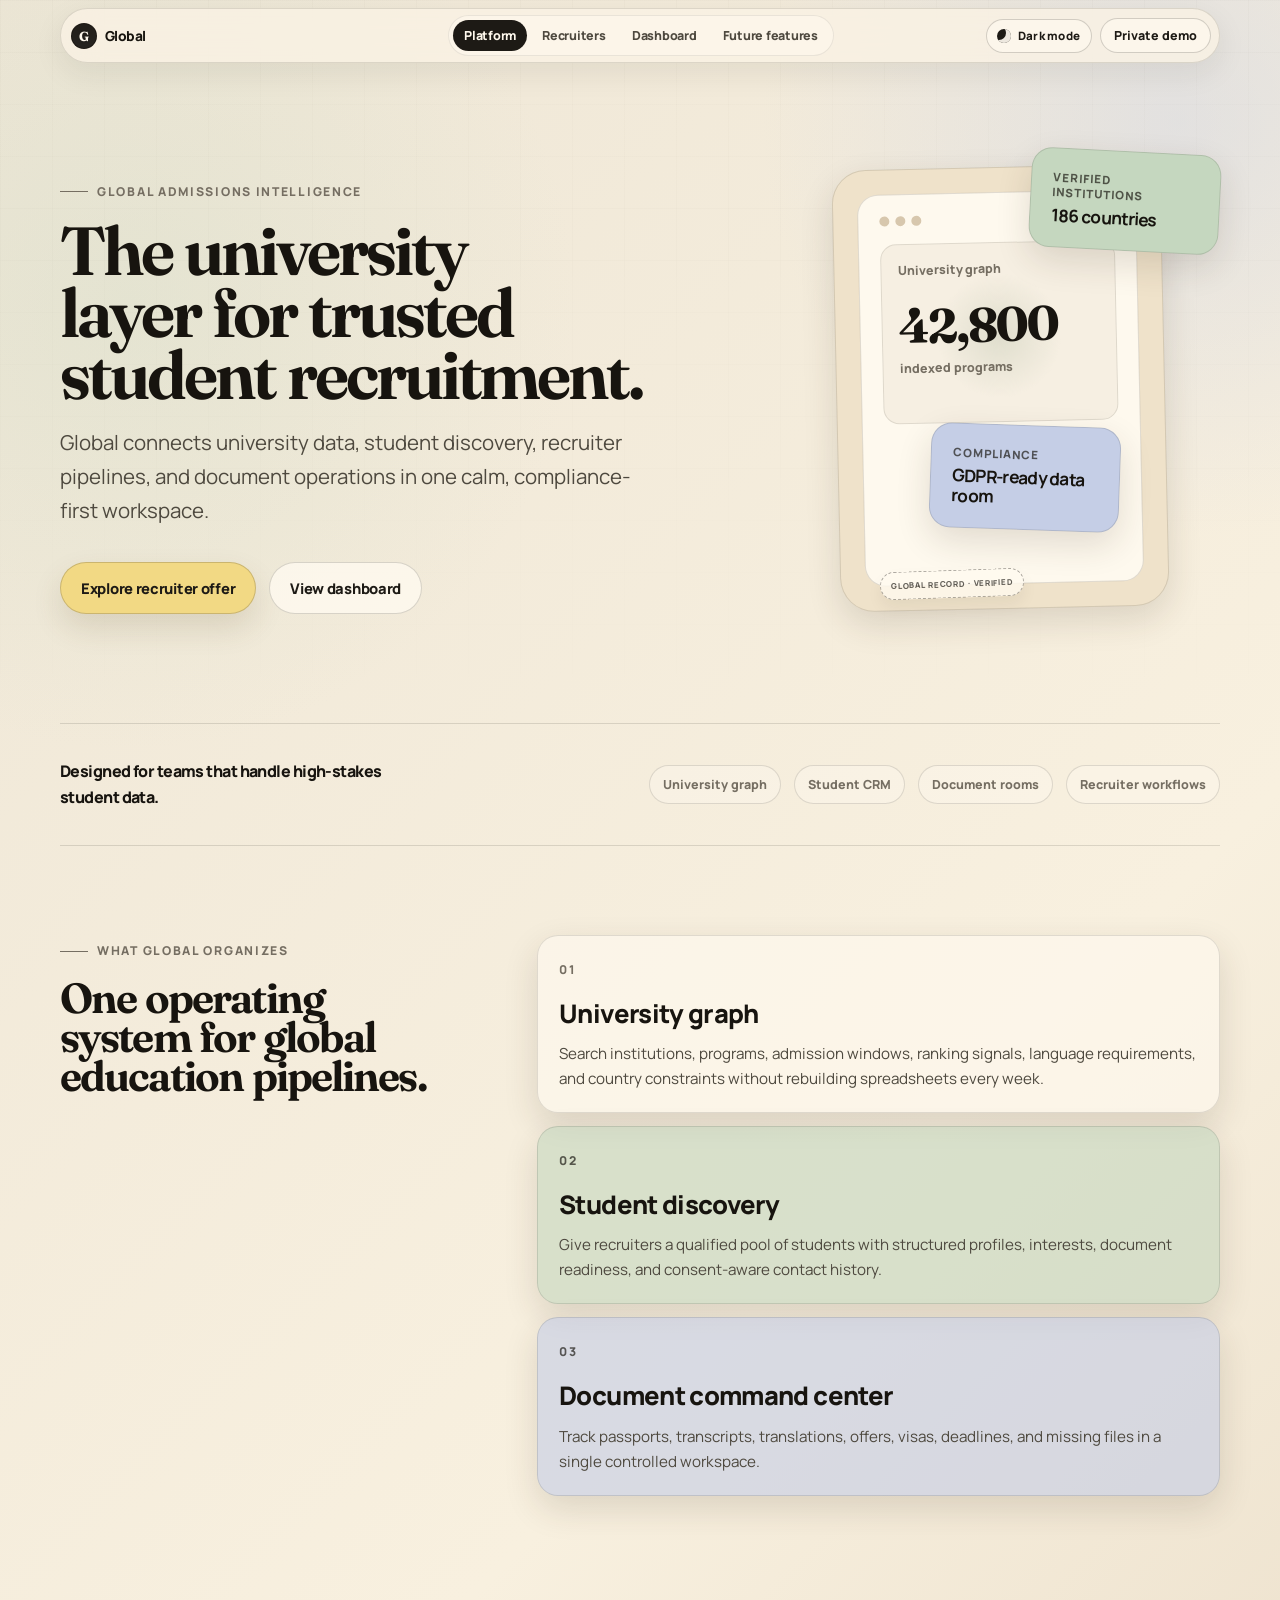
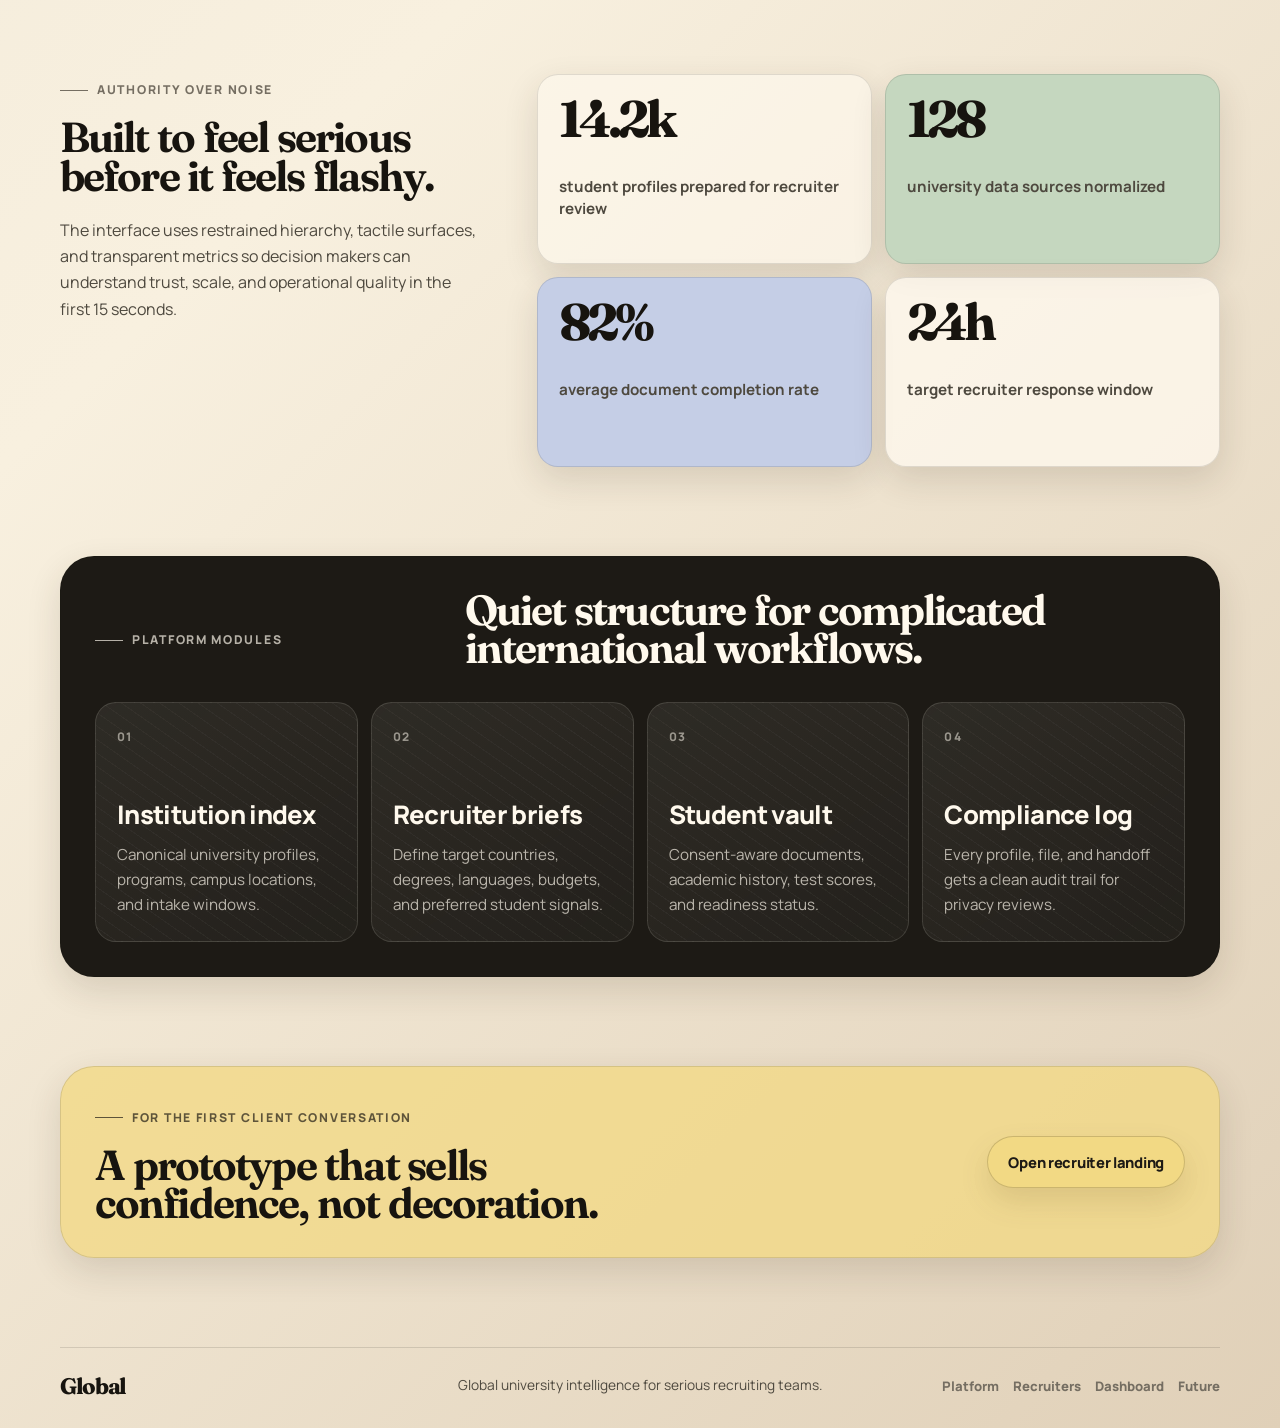
<file: index.html>
<!doctype html>
<html lang="en">
  <head>
    <meta charset="UTF-8" />
    <meta name="viewport" content="width=device-width, initial-scale=1.0" />
    <meta
      name="description"
      content="Global is a worldwide university intelligence platform for recruiters, student discovery, and document workflows."
    />
    <title>Global - University Intelligence</title>
    <link rel="preconnect" href="https://fonts.googleapis.com" />
    <link rel="preconnect" href="https://fonts.gstatic.com" crossorigin />
    <link
      href="https://fonts.googleapis.com/css2?family=Fraunces:opsz,wght@9..144,500;9..144,650;9..144,750&family=Manrope:wght@400;500;600;700;800&display=swap"
      rel="stylesheet"
    />
    <script>
      (() => {
        try {
          const storedTheme = localStorage.getItem("global-theme");
          const prefersDark = window.matchMedia("(prefers-color-scheme: dark)").matches;
          document.documentElement.dataset.theme = storedTheme || (prefersDark ? "dark" : "light");
        } catch {
          document.documentElement.dataset.theme = "light";
        }
      })();
    </script>
    <link rel="stylesheet" href="assets/styles.css?v=readability-1" />
  </head>
  <body>
    <header class="site-header" data-header>
      <a class="brand" href="index.html" aria-label="Global home">
        <span class="brand-mark">G</span>
        <span>Global</span>
      </a>
      <button class="nav-toggle" type="button" aria-label="Open navigation" data-nav-toggle>
        <span></span>
        <span></span>
      </button>
      <nav class="site-nav" data-nav>
        <a href="index.html" aria-current="page">Platform</a>
        <a href="recruiters.html">Recruiters</a>
        <a href="dashboard.html">Dashboard</a>
        <a href="future.html">Future features</a>
      </nav>
      <div class="header-actions">
        <button class="theme-toggle" type="button" data-theme-toggle aria-label="Switch to dark theme">
          <span class="theme-toggle-icon" aria-hidden="true"></span>
          <span class="theme-toggle-label" data-theme-label>Dark mode</span>
        </button>
        <a class="header-cta" href="recruiters.html">Private demo</a>
      </div>
    </header>

    <main>
      <section class="hero section-shell">
        <div class="hero-copy reveal">
          <p class="eyebrow">Global admissions intelligence</p>
          <h1>The university layer for trusted student recruitment.</h1>
          <p class="hero-text">
            Global connects university data, student discovery, recruiter pipelines, and document operations in one calm,
            compliance-first workspace.
          </p>
          <div class="hero-actions">
            <a class="button button-dark" href="recruiters.html">Explore recruiter offer</a>
            <a class="button button-light" href="dashboard.html">View dashboard</a>
          </div>
        </div>

        <div class="collage hero-collage reveal" aria-label="Decorative product preview collage">
          <div class="texture-card texture-card-large">
            <div class="mini-window">
              <div class="mini-window-bar">
                <span></span>
                <span></span>
                <span></span>
              </div>
              <div class="mini-grid">
                <div class="mini-panel wide">
                  <p>University graph</p>
                  <strong>42,800</strong>
                  <span>indexed programs</span>
                </div>
                <div class="mini-panel">
                  <p>Profiles</p>
                  <strong>8.7k</strong>
                </div>
                <div class="mini-panel">
                  <p>Docs ready</p>
                  <strong>76%</strong>
                </div>
                <div class="mini-panel list-panel">
                  <div></div>
                  <div></div>
                  <div></div>
                </div>
              </div>
            </div>
          </div>
          <div class="paper-note paper-note-green">
            <span>Verified institutions</span>
            <strong>186 countries</strong>
          </div>
          <div class="signature-stamp hero-stamp">Global record · verified</div>
          <div class="paper-note paper-note-blue">
            <span>Compliance</span>
            <strong>GDPR-ready data room</strong>
          </div>
        </div>
      </section>

      <section class="trust-strip section-shell reveal">
        <p>Designed for teams that handle high-stakes student data.</p>
        <div class="trust-items" aria-label="Platform metrics">
          <span>University graph</span>
          <span>Student CRM</span>
          <span>Document rooms</span>
          <span>Recruiter workflows</span>
        </div>
      </section>

      <section class="section-shell split-section">
        <div class="section-heading reveal">
          <p class="eyebrow">What Global organizes</p>
          <h2>One operating system for global education pipelines.</h2>
        </div>
        <div class="feature-stack">
          <article class="feature-card reveal">
            <span class="feature-index">01</span>
            <h3>University graph</h3>
            <p>
              Search institutions, programs, admission windows, ranking signals, language requirements, and country
              constraints without rebuilding spreadsheets every week.
            </p>
          </article>
          <article class="feature-card reveal">
            <span class="feature-index">02</span>
            <h3>Student discovery</h3>
            <p>
              Give recruiters a qualified pool of students with structured profiles, interests, document readiness, and
              consent-aware contact history.
            </p>
          </article>
          <article class="feature-card reveal">
            <span class="feature-index">03</span>
            <h3>Document command center</h3>
            <p>
              Track passports, transcripts, translations, offers, visas, deadlines, and missing files in a single
              controlled workspace.
            </p>
          </article>
        </div>
      </section>

      <section class="section-shell proof-section">
        <div class="proof-copy reveal">
          <p class="eyebrow">Authority over noise</p>
          <h2>Built to feel serious before it feels flashy.</h2>
          <p>
            The interface uses restrained hierarchy, tactile surfaces, and transparent metrics so decision makers can
            understand trust, scale, and operational quality in the first 15 seconds.
          </p>
        </div>
        <div class="proof-grid reveal">
          <div class="stat-card">
            <strong>14.2k</strong>
            <span>student profiles prepared for recruiter review</span>
          </div>
          <div class="stat-card">
            <strong>128</strong>
            <span>university data sources normalized</span>
          </div>
          <div class="stat-card">
            <strong>82%</strong>
            <span>average document completion rate</span>
          </div>
          <div class="stat-card">
            <strong>24h</strong>
            <span>target recruiter response window</span>
          </div>
        </div>
      </section>

      <section class="section-shell product-panel reveal">
        <div class="panel-header">
          <p class="eyebrow">Platform modules</p>
          <h2>Quiet structure for complicated international workflows.</h2>
        </div>
        <div class="module-grid">
          <article>
            <span>01</span>
            <h3>Institution index</h3>
            <p>Canonical university profiles, programs, campus locations, and intake windows.</p>
          </article>
          <article>
            <span>02</span>
            <h3>Recruiter briefs</h3>
            <p>Define target countries, degrees, languages, budgets, and preferred student signals.</p>
          </article>
          <article>
            <span>03</span>
            <h3>Student vault</h3>
            <p>Consent-aware documents, academic history, test scores, and readiness status.</p>
          </article>
          <article>
            <span>04</span>
            <h3>Compliance log</h3>
            <p>Every profile, file, and handoff gets a clean audit trail for privacy reviews.</p>
          </article>
        </div>
      </section>

      <section class="section-shell cta-band reveal">
        <div>
          <p class="eyebrow">For the first client conversation</p>
          <h2>A prototype that sells confidence, not decoration.</h2>
        </div>
        <a class="button button-dark" href="recruiters.html">Open recruiter landing</a>
      </section>
    </main>

    <footer class="site-footer">
      <a class="footer-brand" href="index.html">Global</a>
      <p>Global university intelligence for serious recruiting teams.</p>
      <nav>
        <a href="index.html">Platform</a>
        <a href="recruiters.html">Recruiters</a>
        <a href="dashboard.html">Dashboard</a>
        <a href="future.html">Future</a>
      </nav>
    </footer>
    <script src="assets/script.js?v=dashboard-nav-1"></script>
  </body>
</html>
</file>
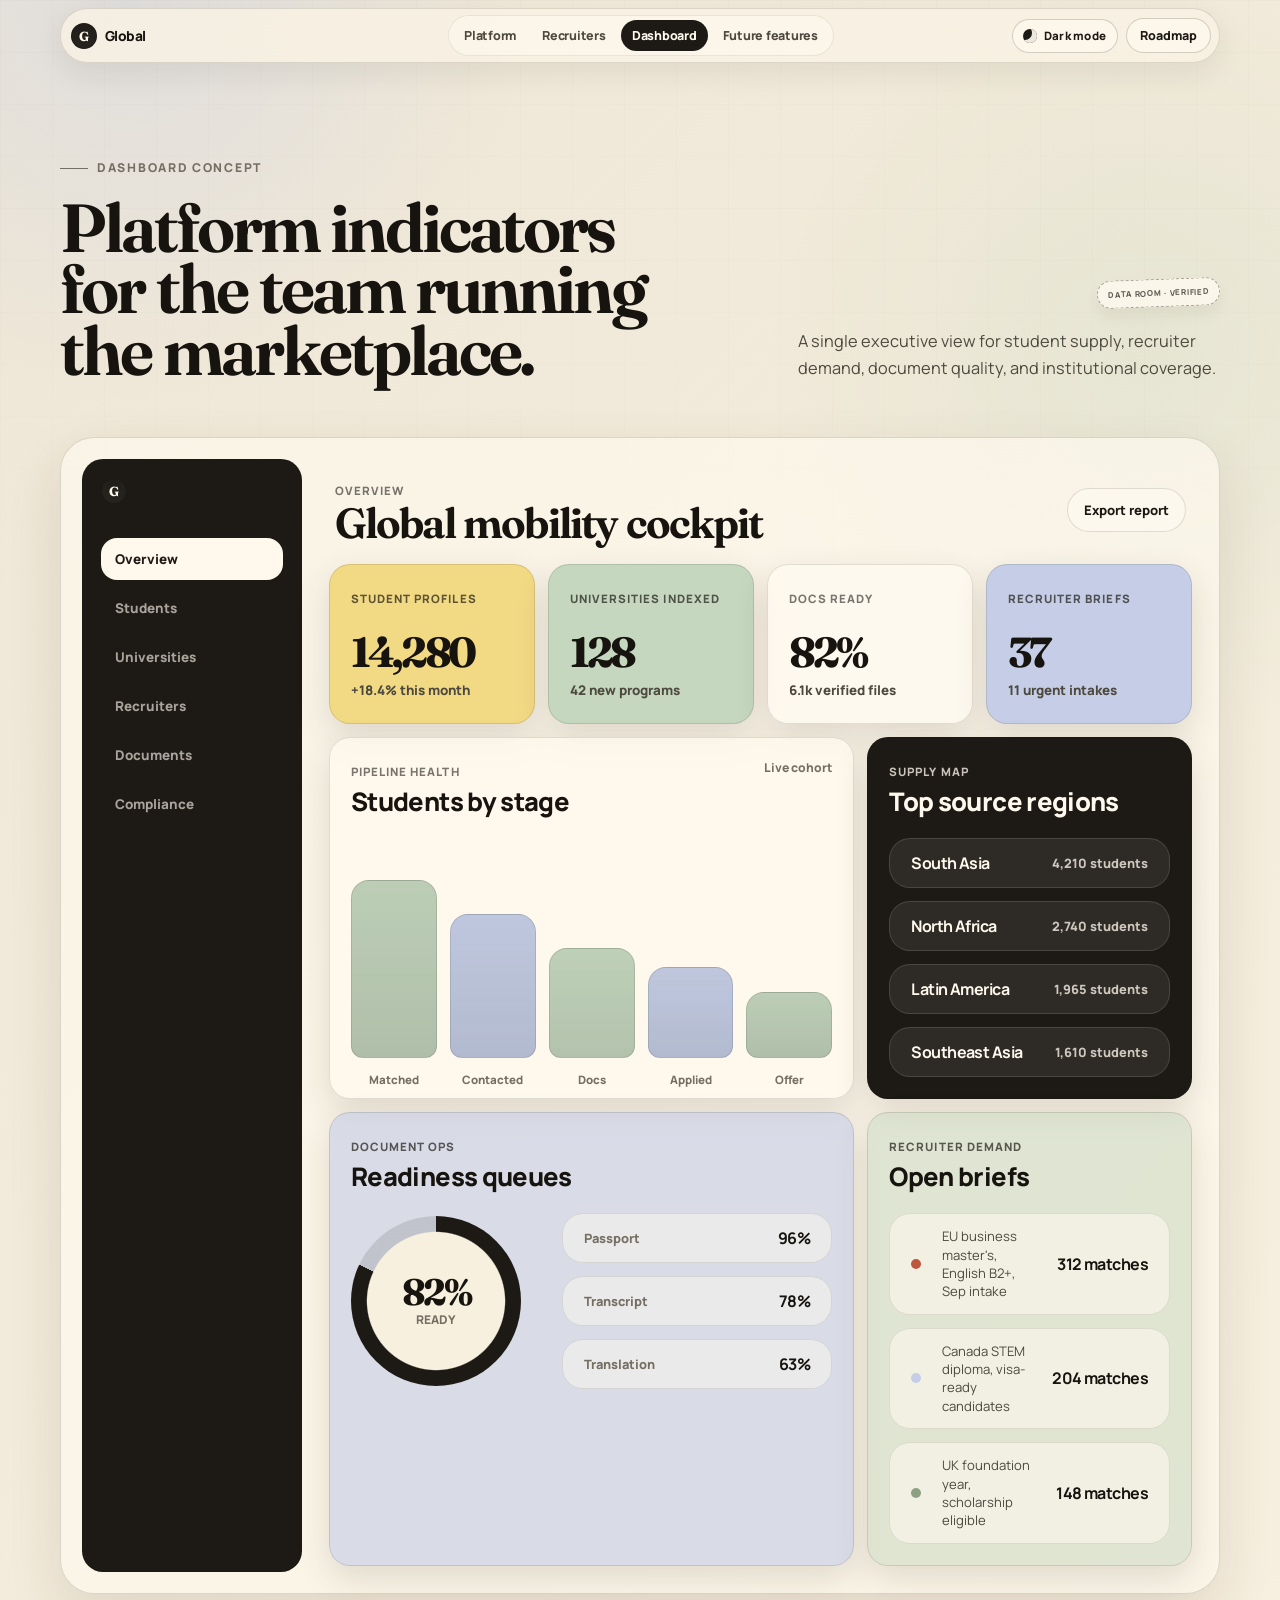
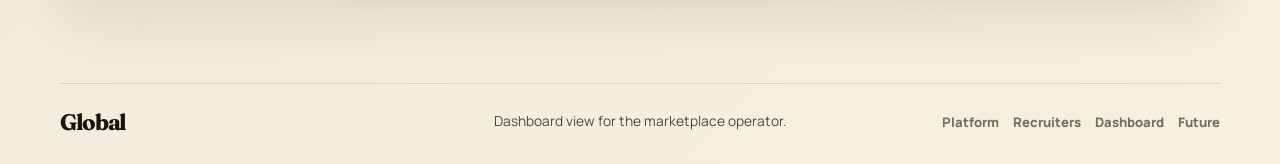
<file: dashboard.html>
<!doctype html>
<html lang="en">
  <head>
    <meta charset="UTF-8" />
    <meta name="viewport" content="width=device-width, initial-scale=1.0" />
    <meta
      name="description"
      content="A visual dashboard concept for Global platform metrics, student pipelines, document readiness, and recruiter demand."
    />
    <title>Global - Platform Dashboard</title>
    <link rel="preconnect" href="https://fonts.googleapis.com" />
    <link rel="preconnect" href="https://fonts.gstatic.com" crossorigin />
    <link
      href="https://fonts.googleapis.com/css2?family=Fraunces:opsz,wght@9..144,500;9..144,650;9..144,750&family=Manrope:wght@400;500;600;700;800&display=swap"
      rel="stylesheet"
    />
    <script>
      (() => {
        try {
          const storedTheme = localStorage.getItem("global-theme");
          const prefersDark = window.matchMedia("(prefers-color-scheme: dark)").matches;
          document.documentElement.dataset.theme = storedTheme || (prefersDark ? "dark" : "light");
        } catch {
          document.documentElement.dataset.theme = "light";
        }
      })();
    </script>
    <link rel="stylesheet" href="assets/styles.css?v=readability-1" />
  </head>
  <body class="dashboard-body">
    <header class="site-header" data-header>
      <a class="brand" href="index.html" aria-label="Global home">
        <span class="brand-mark">G</span>
        <span>Global</span>
      </a>
      <button class="nav-toggle" type="button" aria-label="Open navigation" data-nav-toggle>
        <span></span>
        <span></span>
      </button>
      <nav class="site-nav" data-nav>
        <a href="index.html">Platform</a>
        <a href="recruiters.html">Recruiters</a>
        <a href="dashboard.html" aria-current="page">Dashboard</a>
        <a href="future.html">Future features</a>
      </nav>
      <div class="header-actions">
        <button class="theme-toggle" type="button" data-theme-toggle aria-label="Switch to dark theme">
          <span class="theme-toggle-icon" aria-hidden="true"></span>
          <span class="theme-toggle-label" data-theme-label>Dark mode</span>
        </button>
        <a class="header-cta" href="future.html">Roadmap</a>
      </div>
    </header>

    <main>
      <section class="section-shell dashboard-intro">
        <div class="dashboard-title reveal">
          <p class="eyebrow">Dashboard concept</p>
          <h1>Platform indicators for the team running the marketplace.</h1>
        </div>
        <div class="dashboard-side reveal">
          <div class="signature-stamp intro-stamp">Data room · verified</div>
          <p class="dashboard-note">
            A single executive view for student supply, recruiter demand, document quality, and institutional coverage.
          </p>
        </div>
      </section>

      <section class="dashboard-shell section-shell reveal" aria-label="Global dashboard mockup">
        <aside class="dashboard-sidebar">
          <div class="dash-logo">G</div>
          <nav>
            <a class="active" href="#">Overview</a>
            <a href="#">Students</a>
            <a href="#">Universities</a>
            <a href="#">Recruiters</a>
            <a href="#">Documents</a>
            <a href="#">Compliance</a>
          </nav>
        </aside>

        <div class="dashboard-main">
          <div class="dashboard-topbar">
            <div>
              <span>Overview</span>
              <h2>Global mobility cockpit</h2>
            </div>
            <button type="button">Export report</button>
          </div>

          <div class="kpi-grid">
            <article class="kpi-card paper-yellow">
              <span>Student profiles</span>
              <strong>14,280</strong>
              <small>+18.4% this month</small>
            </article>
            <article class="kpi-card paper-green">
              <span>Universities indexed</span>
              <strong>128</strong>
              <small>42 new programs</small>
            </article>
            <article class="kpi-card paper-peach">
              <span>Docs ready</span>
              <strong>82%</strong>
              <small>6.1k verified files</small>
            </article>
            <article class="kpi-card paper-blue">
              <span>Recruiter briefs</span>
              <strong>37</strong>
              <small>11 urgent intakes</small>
            </article>
          </div>

          <div class="dashboard-grid">
            <article class="dash-panel chart-panel">
              <div class="panel-title">
                <div>
                  <span>Pipeline health</span>
                  <h3>Students by stage</h3>
                </div>
                <small>Live cohort</small>
              </div>
              <div class="bar-chart" aria-label="Students by stage bar chart">
                <div style="--height: 84%"><span>Matched</span></div>
                <div style="--height: 68%"><span>Contacted</span></div>
                <div style="--height: 52%"><span>Docs</span></div>
                <div style="--height: 43%"><span>Applied</span></div>
                <div style="--height: 31%"><span>Offer</span></div>
              </div>
            </article>

            <article class="dash-panel map-panel">
              <div class="panel-title">
                <div>
                  <span>Supply map</span>
                  <h3>Top source regions</h3>
                </div>
              </div>
              <div class="region-list">
                <div>
                  <strong>South Asia</strong>
                  <span>4,210 students</span>
                </div>
                <div>
                  <strong>North Africa</strong>
                  <span>2,740 students</span>
                </div>
                <div>
                  <strong>Latin America</strong>
                  <span>1,965 students</span>
                </div>
                <div>
                  <strong>Southeast Asia</strong>
                  <span>1,610 students</span>
                </div>
              </div>
            </article>

            <article class="dash-panel document-panel">
              <div class="panel-title">
                <div>
                  <span>Document ops</span>
                  <h3>Readiness queues</h3>
                </div>
              </div>
              <div class="doc-rings">
                <div class="ring" style="--value: 82">
                  <strong>82%</strong>
                  <span>Ready</span>
                </div>
                <div class="doc-queue">
                  <div><span>Passport</span><strong>96%</strong></div>
                  <div><span>Transcript</span><strong>78%</strong></div>
                  <div><span>Translation</span><strong>63%</strong></div>
                </div>
              </div>
            </article>

            <article class="dash-panel demand-panel">
              <div class="panel-title">
                <div>
                  <span>Recruiter demand</span>
                  <h3>Open briefs</h3>
                </div>
              </div>
              <div class="brief-list">
                <div>
                  <span class="status-dot hot"></span>
                  <p>EU business master's, English B2+, Sep intake</p>
                  <strong>312 matches</strong>
                </div>
                <div>
                  <span class="status-dot"></span>
                  <p>Canada STEM diploma, visa-ready candidates</p>
                  <strong>204 matches</strong>
                </div>
                <div>
                  <span class="status-dot calm"></span>
                  <p>UK foundation year, scholarship eligible</p>
                  <strong>148 matches</strong>
                </div>
              </div>
            </article>
          </div>
        </div>
      </section>
    </main>

    <footer class="site-footer">
      <a class="footer-brand" href="index.html">Global</a>
      <p>Dashboard view for the marketplace operator.</p>
      <nav>
        <a href="index.html">Platform</a>
        <a href="recruiters.html">Recruiters</a>
        <a href="dashboard.html">Dashboard</a>
        <a href="future.html">Future</a>
      </nav>
    </footer>
    <script src="assets/script.js?v=dashboard-nav-1"></script>
  </body>
</html>
</file>
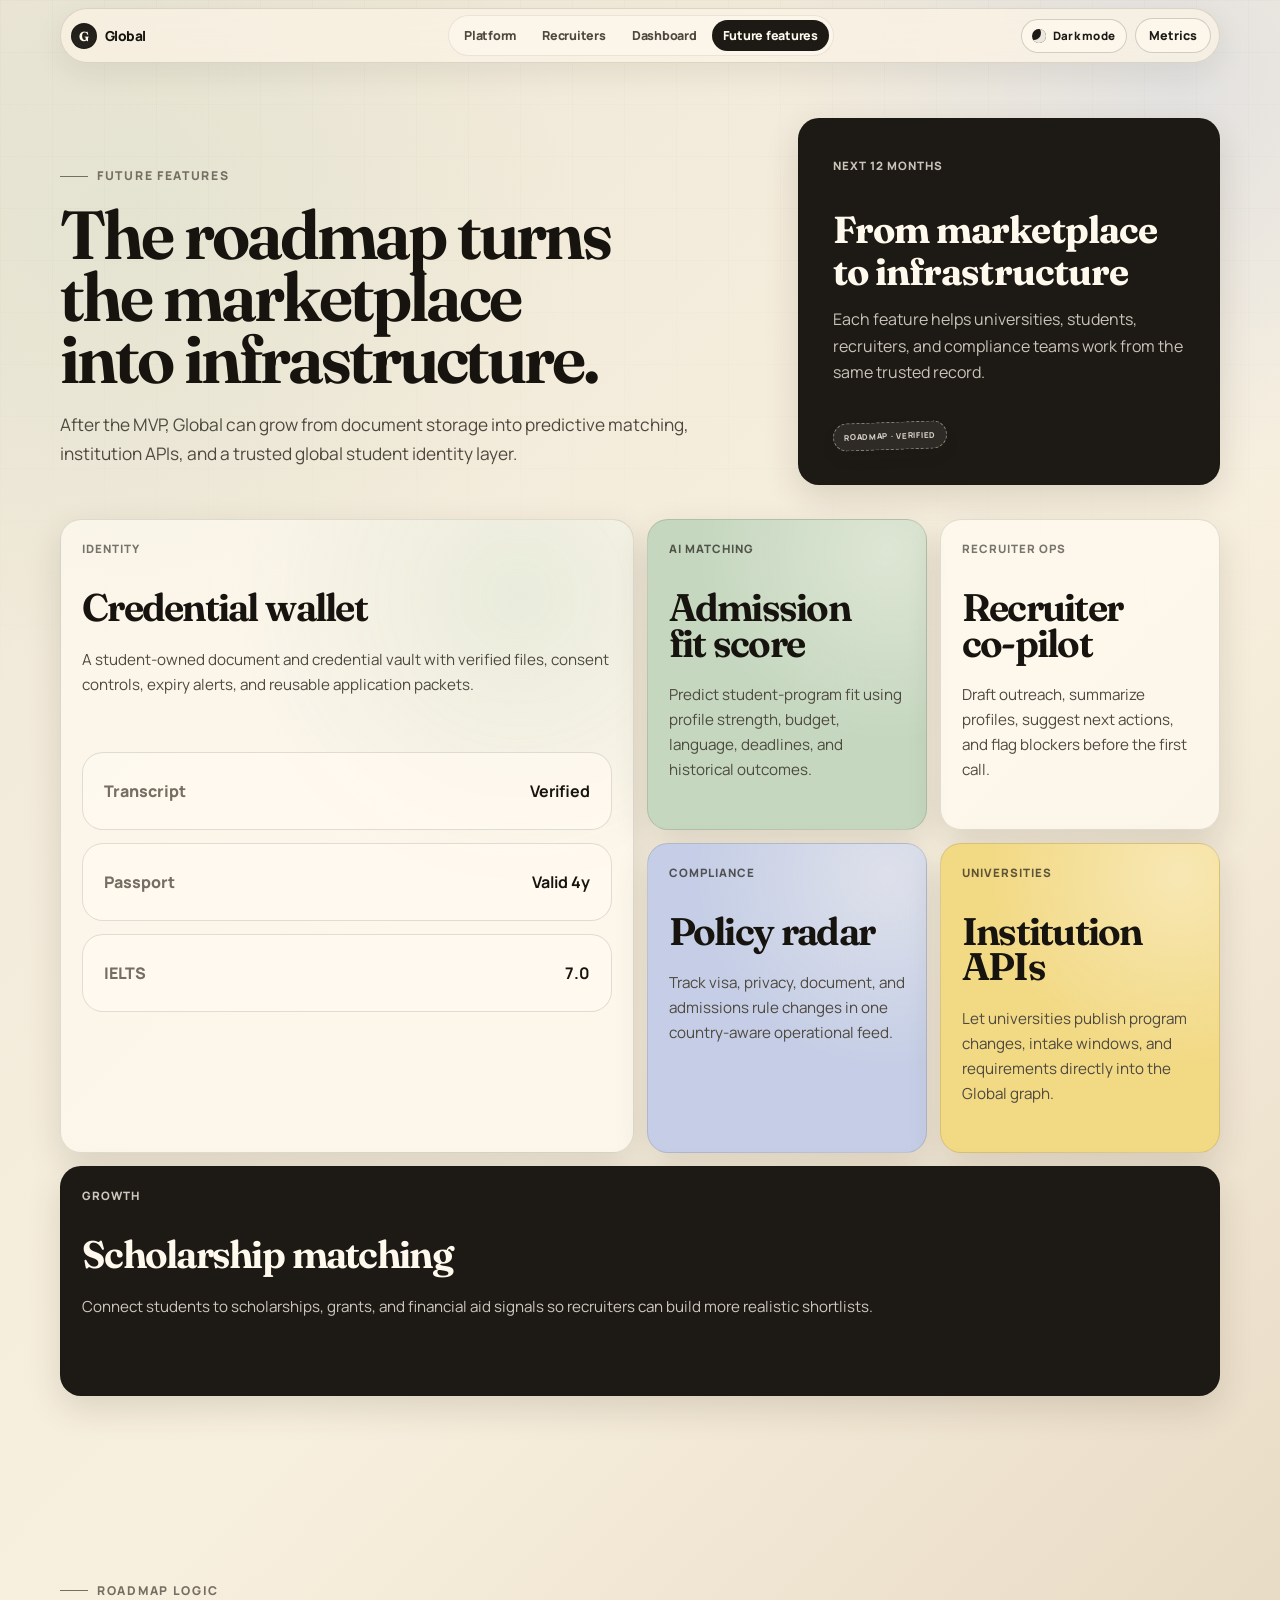
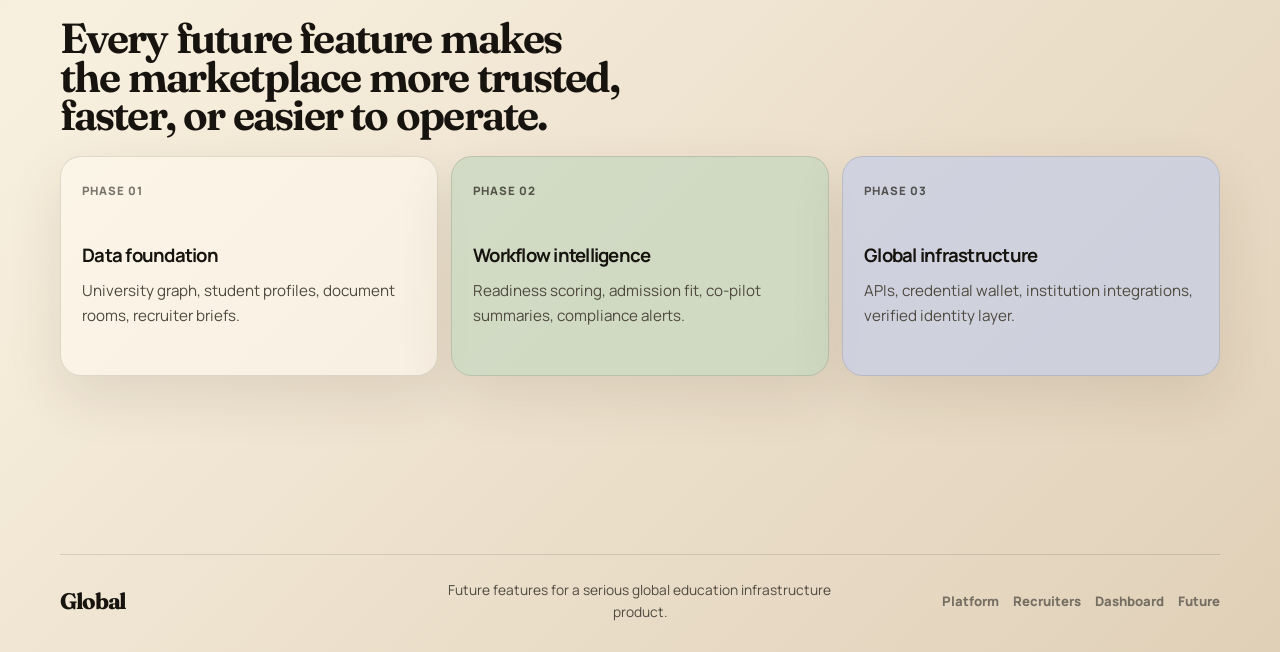
<file: future.html>
<!doctype html>
<html lang="en">
  <head>
    <meta charset="UTF-8" />
    <meta name="viewport" content="width=device-width, initial-scale=1.0" />
    <meta
      name="description"
      content="Future product features concept for Global, including credential wallets, AI matching, compliance tracking, and university APIs."
    />
    <title>Global - Future Features</title>
    <link rel="preconnect" href="https://fonts.googleapis.com" />
    <link rel="preconnect" href="https://fonts.gstatic.com" crossorigin />
    <link
      href="https://fonts.googleapis.com/css2?family=Fraunces:opsz,wght@9..144,500;9..144,650;9..144,750&family=Manrope:wght@400;500;600;700;800&display=swap"
      rel="stylesheet"
    />
    <script>
      (() => {
        try {
          const storedTheme = localStorage.getItem("global-theme");
          const prefersDark = window.matchMedia("(prefers-color-scheme: dark)").matches;
          document.documentElement.dataset.theme = storedTheme || (prefersDark ? "dark" : "light");
        } catch {
          document.documentElement.dataset.theme = "light";
        }
      })();
    </script>
    <link rel="stylesheet" href="assets/styles.css?v=readability-1" />
  </head>
  <body>
    <header class="site-header" data-header>
      <a class="brand" href="index.html" aria-label="Global home">
        <span class="brand-mark">G</span>
        <span>Global</span>
      </a>
      <button class="nav-toggle" type="button" aria-label="Open navigation" data-nav-toggle>
        <span></span>
        <span></span>
      </button>
      <nav class="site-nav" data-nav>
        <a href="index.html">Platform</a>
        <a href="recruiters.html">Recruiters</a>
        <a href="dashboard.html">Dashboard</a>
        <a href="future.html" aria-current="page">Future features</a>
      </nav>
      <div class="header-actions">
        <button class="theme-toggle" type="button" data-theme-toggle aria-label="Switch to dark theme">
          <span class="theme-toggle-icon" aria-hidden="true"></span>
          <span class="theme-toggle-label" data-theme-label>Dark mode</span>
        </button>
        <a class="header-cta" href="dashboard.html">Metrics</a>
      </div>
    </header>

    <main>
      <section class="future-hero section-shell">
        <div class="future-copy reveal">
          <p class="eyebrow">Future features</p>
          <h1>The roadmap turns the marketplace into infrastructure.</h1>
          <p>
            After the MVP, Global can grow from document storage into predictive matching, institution APIs, and a
            trusted global student identity layer.
          </p>
        </div>
        <div class="roadmap-card reveal">
          <span>Next 12 months</span>
          <strong>From marketplace to infrastructure</strong>
          <p>Each feature helps universities, students, recruiters, and compliance teams work from the same trusted record.</p>
          <div class="signature-stamp signature-stamp-dark roadmap-stamp">Roadmap · verified</div>
        </div>
      </section>

      <section class="section-shell future-board reveal" aria-label="Future features board">
        <article class="future-feature feature-large">
          <div class="feature-label">Identity</div>
          <h2>Credential wallet</h2>
          <p>
            A student-owned document and credential vault with verified files, consent controls, expiry alerts, and
            reusable application packets.
          </p>
          <div class="wallet-preview">
            <div>
              <span>Transcript</span>
              <strong>Verified</strong>
            </div>
            <div>
              <span>Passport</span>
              <strong>Valid 4y</strong>
            </div>
            <div>
              <span>IELTS</span>
              <strong>7.0</strong>
            </div>
          </div>
        </article>

        <article class="future-feature paper-green">
          <div class="feature-label">AI matching</div>
          <h2>Admission fit score</h2>
          <p>Predict student-program fit using profile strength, budget, language, deadlines, and historical outcomes.</p>
        </article>

        <article class="future-feature paper-peach">
          <div class="feature-label">Recruiter ops</div>
          <h2>Recruiter co-pilot</h2>
          <p>Draft outreach, summarize profiles, suggest next actions, and flag blockers before the first call.</p>
        </article>

        <article class="future-feature paper-blue">
          <div class="feature-label">Compliance</div>
          <h2>Policy radar</h2>
          <p>Track visa, privacy, document, and admissions rule changes in one country-aware operational feed.</p>
        </article>

        <article class="future-feature paper-yellow">
          <div class="feature-label">Universities</div>
          <h2>Institution APIs</h2>
          <p>Let universities publish program changes, intake windows, and requirements directly into the Global graph.</p>
        </article>

        <article class="future-feature feature-dark">
          <div class="feature-label">Growth</div>
          <h2>Scholarship matching</h2>
          <p>
            Connect students to scholarships, grants, and financial aid signals so recruiters can build more realistic
            shortlists.
          </p>
        </article>
      </section>

      <section class="section-shell timeline-section">
        <div class="section-heading reveal">
          <p class="eyebrow">Roadmap logic</p>
          <h2>Every future feature makes the marketplace more trusted, faster, or easier to operate.</h2>
        </div>
        <div class="timeline reveal">
          <div>
            <span>Phase 01</span>
            <strong>Data foundation</strong>
            <p>University graph, student profiles, document rooms, recruiter briefs.</p>
          </div>
          <div>
            <span>Phase 02</span>
            <strong>Workflow intelligence</strong>
            <p>Readiness scoring, admission fit, co-pilot summaries, compliance alerts.</p>
          </div>
          <div>
            <span>Phase 03</span>
            <strong>Global infrastructure</strong>
            <p>APIs, credential wallet, institution integrations, verified identity layer.</p>
          </div>
        </div>
      </section>
    </main>

    <footer class="site-footer">
      <a class="footer-brand" href="index.html">Global</a>
      <p>Future features for a serious global education infrastructure product.</p>
      <nav>
        <a href="index.html">Platform</a>
        <a href="recruiters.html">Recruiters</a>
        <a href="dashboard.html">Dashboard</a>
        <a href="future.html">Future</a>
      </nav>
    </footer>
    <script src="assets/script.js?v=dashboard-nav-1"></script>
  </body>
</html>
</file>
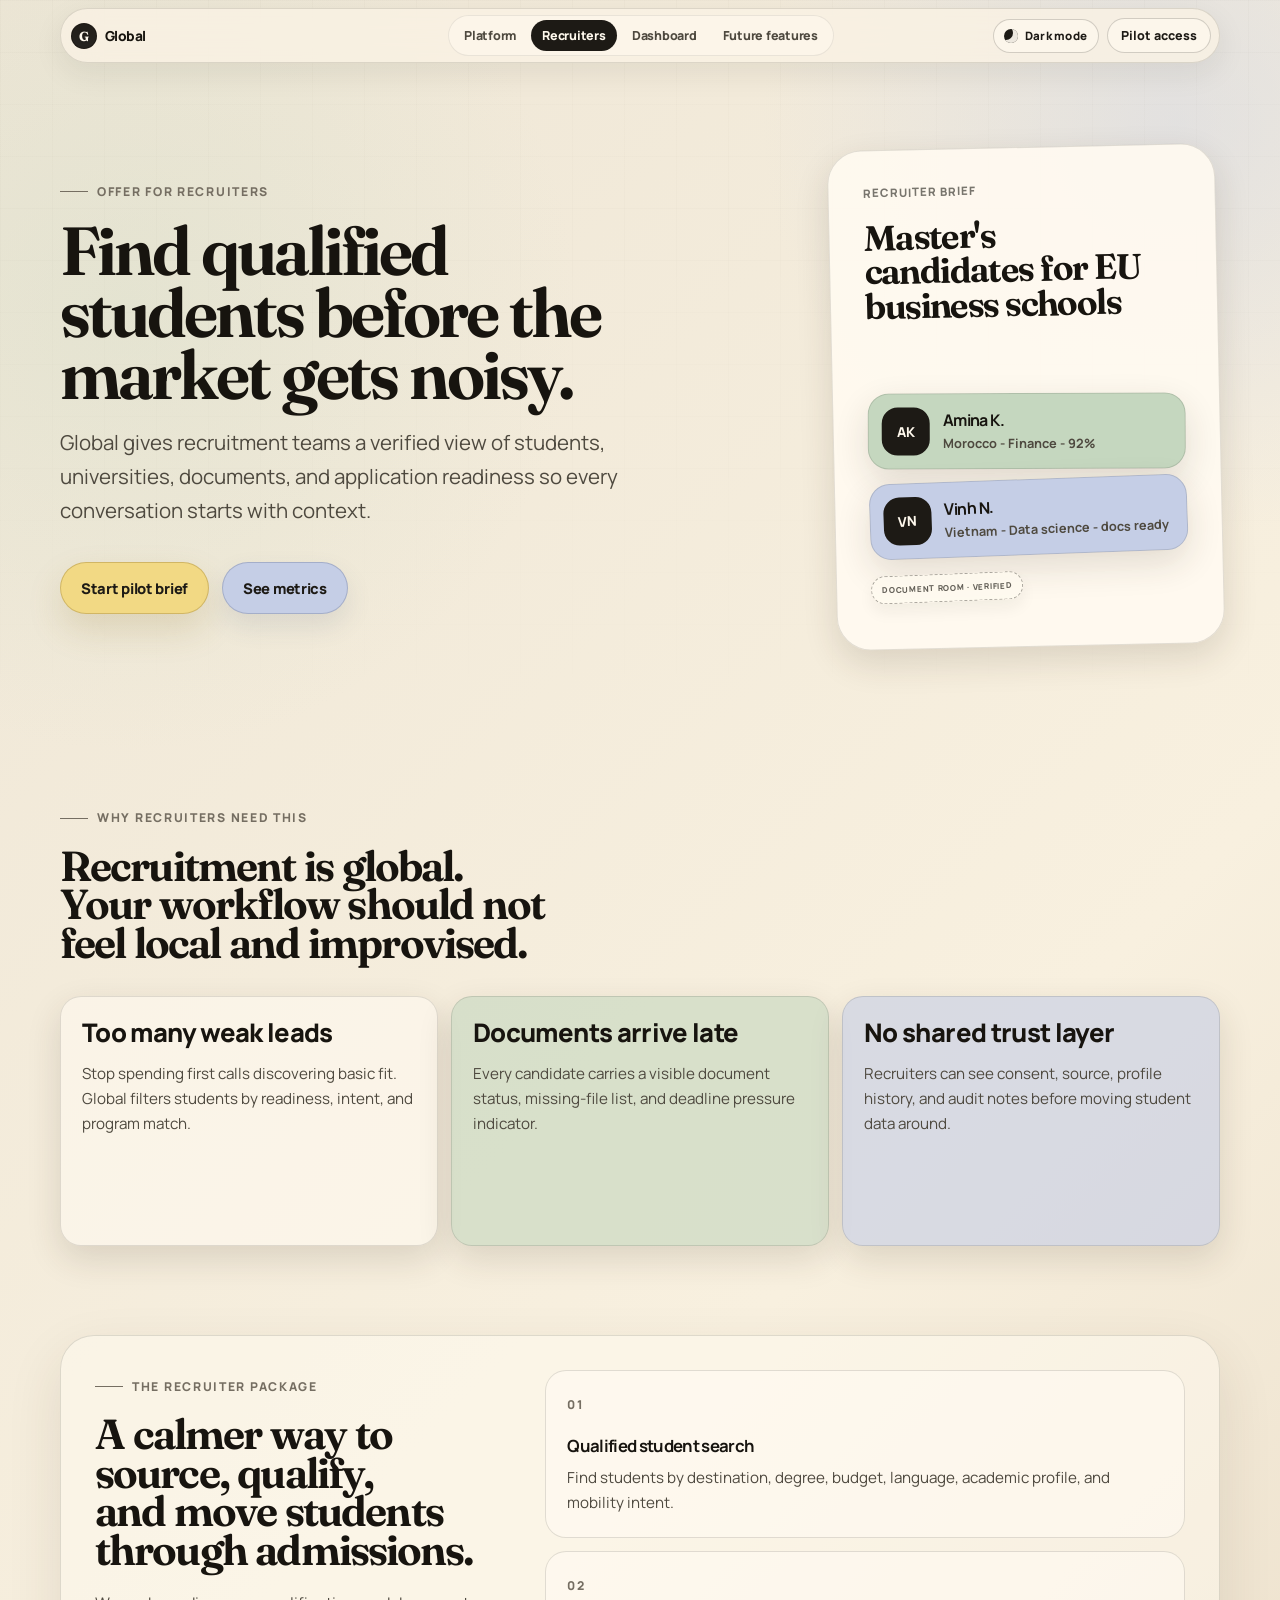
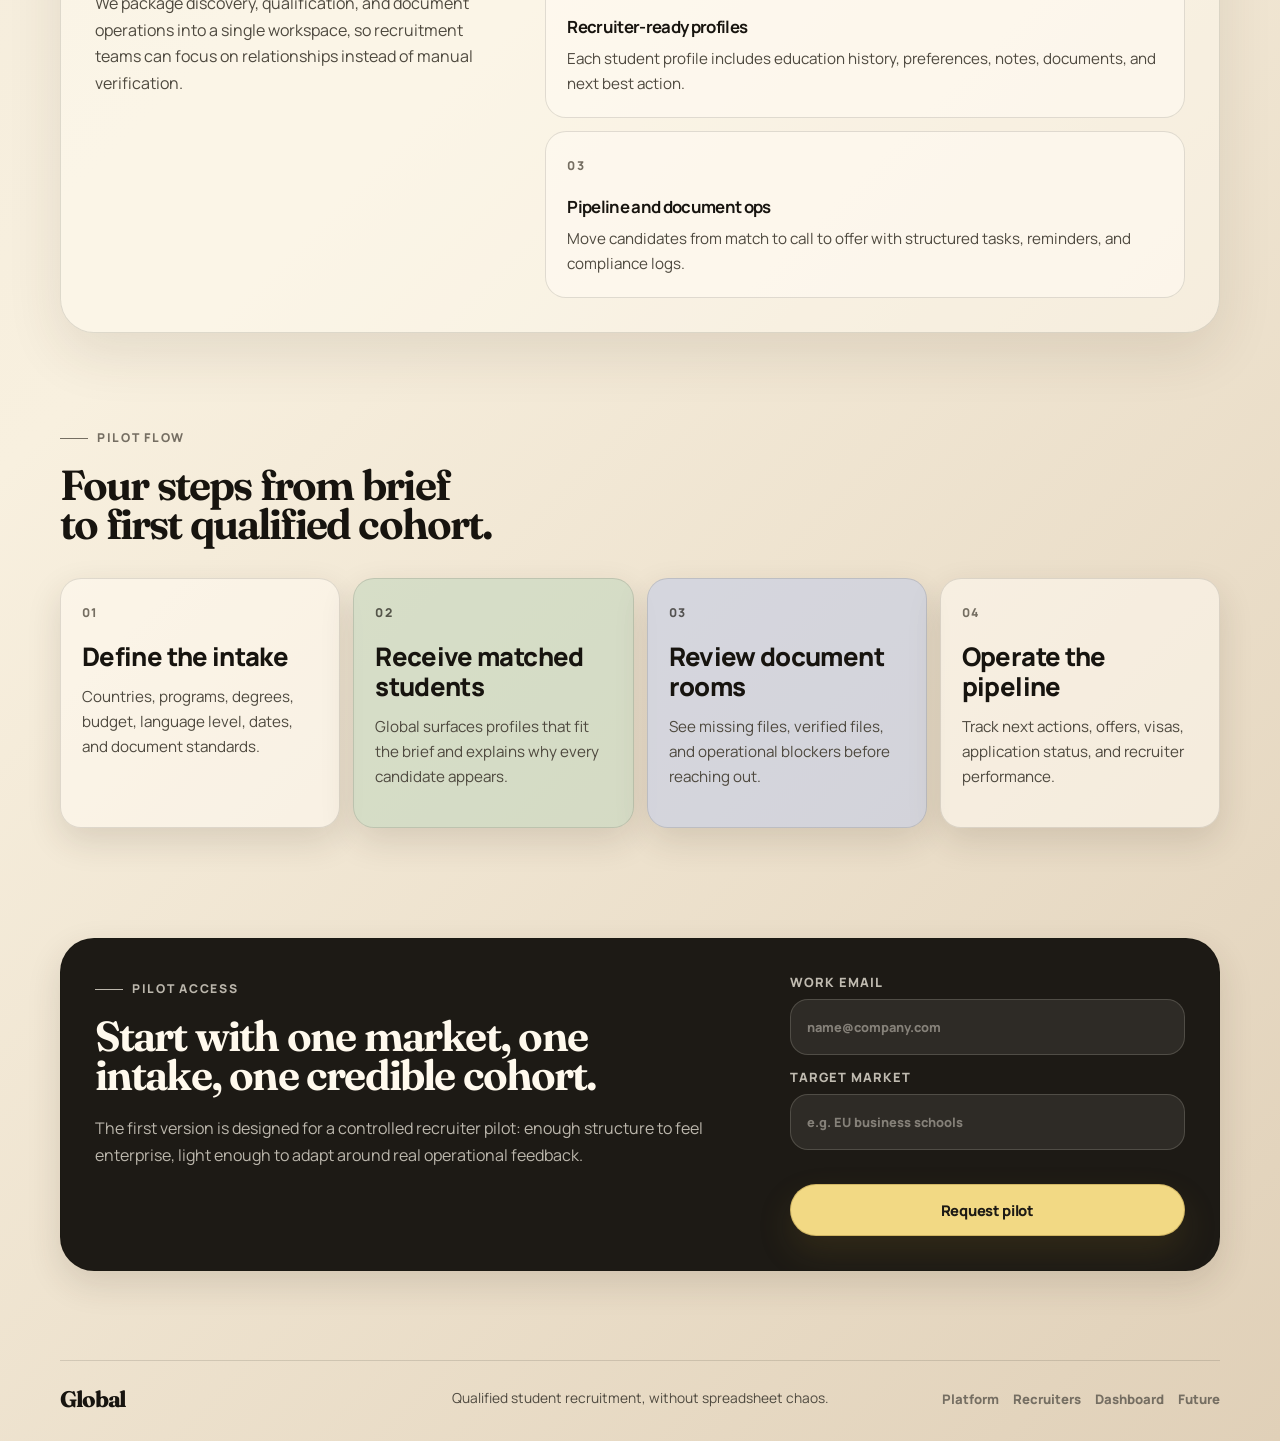
<file: recruiters.html>
<!doctype html>
<html lang="en">
  <head>
    <meta charset="UTF-8" />
    <meta name="viewport" content="width=device-width, initial-scale=1.0" />
    <meta
      name="description"
      content="Recruiter offer page for Global, a platform for global student search, qualification, and document operations."
    />
    <title>Global - Recruiter Offer</title>
    <link rel="preconnect" href="https://fonts.googleapis.com" />
    <link rel="preconnect" href="https://fonts.gstatic.com" crossorigin />
    <link
      href="https://fonts.googleapis.com/css2?family=Fraunces:opsz,wght@9..144,500;9..144,650;9..144,750&family=Manrope:wght@400;500;600;700;800&display=swap"
      rel="stylesheet"
    />
    <script>
      (() => {
        try {
          const storedTheme = localStorage.getItem("global-theme");
          const prefersDark = window.matchMedia("(prefers-color-scheme: dark)").matches;
          document.documentElement.dataset.theme = storedTheme || (prefersDark ? "dark" : "light");
        } catch {
          document.documentElement.dataset.theme = "light";
        }
      })();
    </script>
    <link rel="stylesheet" href="assets/styles.css?v=readability-1" />
  </head>
  <body>
    <header class="site-header" data-header>
      <a class="brand" href="index.html" aria-label="Global home">
        <span class="brand-mark">G</span>
        <span>Global</span>
      </a>
      <button class="nav-toggle" type="button" aria-label="Open navigation" data-nav-toggle>
        <span></span>
        <span></span>
      </button>
      <nav class="site-nav" data-nav>
        <a href="index.html">Platform</a>
        <a href="recruiters.html" aria-current="page">Recruiters</a>
        <a href="dashboard.html">Dashboard</a>
        <a href="future.html">Future features</a>
      </nav>
      <div class="header-actions">
        <button class="theme-toggle" type="button" data-theme-toggle aria-label="Switch to dark theme">
          <span class="theme-toggle-icon" aria-hidden="true"></span>
          <span class="theme-toggle-label" data-theme-label>Dark mode</span>
        </button>
        <a class="header-cta" href="#pilot">Pilot access</a>
      </div>
    </header>

    <main>
      <section class="hero recruiter-hero section-shell">
        <div class="hero-copy reveal">
          <p class="eyebrow">Offer for recruiters</p>
          <h1>Find qualified students before the market gets noisy.</h1>
          <p class="hero-text">
            Global gives recruitment teams a verified view of students, universities, documents, and application readiness
            so every conversation starts with context.
          </p>
          <div class="hero-actions">
            <a class="button button-dark" href="#pilot">Start pilot brief</a>
            <a class="button button-light" href="dashboard.html">See metrics</a>
          </div>
        </div>

        <div class="offer-board reveal">
          <div class="offer-card offer-main">
            <span class="tag">Recruiter brief</span>
            <h2>Master's candidates for EU business schools</h2>
            <div class="candidate-stack">
              <div class="candidate-card tilted-a">
                <div class="avatar-pill">AK</div>
                <div>
                  <strong>Amina K.</strong>
                  <span>Morocco - Finance - 92%</span>
                </div>
              </div>
              <div class="candidate-card tilted-b">
                <div class="avatar-pill">VN</div>
                <div>
                  <strong>Vinh N.</strong>
                  <span>Vietnam - Data science - docs ready</span>
                </div>
              </div>
              <div class="signature-stamp doc-sticker">Document room · verified</div>
            </div>
          </div>
        </div>
      </section>

      <section class="section-shell pain-section">
        <div class="section-heading reveal">
          <p class="eyebrow">Why recruiters need this</p>
          <h2>Recruitment is global. Your workflow should not feel local and improvised.</h2>
        </div>
        <div class="pain-grid">
          <article class="pain-card reveal">
            <h3>Too many weak leads</h3>
            <p>Stop spending first calls discovering basic fit. Global filters students by readiness, intent, and program match.</p>
          </article>
          <article class="pain-card reveal">
            <h3>Documents arrive late</h3>
            <p>Every candidate carries a visible document status, missing-file list, and deadline pressure indicator.</p>
          </article>
          <article class="pain-card reveal">
            <h3>No shared trust layer</h3>
            <p>Recruiters can see consent, source, profile history, and audit notes before moving student data around.</p>
          </article>
        </div>
      </section>

      <section class="section-shell offer-section reveal">
        <div class="offer-copy">
          <p class="eyebrow">The recruiter package</p>
          <h2>A calmer way to source, qualify, and move students through admissions.</h2>
          <p>
            We package discovery, qualification, and document operations into a single workspace, so recruitment teams
            can focus on relationships instead of manual verification.
          </p>
        </div>
        <div class="offer-list">
          <div>
            <span>01</span>
            <strong>Qualified student search</strong>
            <p>Find students by destination, degree, budget, language, academic profile, and mobility intent.</p>
          </div>
          <div>
            <span>02</span>
            <strong>Recruiter-ready profiles</strong>
            <p>Each student profile includes education history, preferences, notes, documents, and next best action.</p>
          </div>
          <div>
            <span>03</span>
            <strong>Pipeline and document ops</strong>
            <p>Move candidates from match to call to offer with structured tasks, reminders, and compliance logs.</p>
          </div>
        </div>
      </section>

      <section class="section-shell process-section">
        <div class="section-heading reveal">
          <p class="eyebrow">Pilot flow</p>
          <h2>Four steps from brief to first qualified cohort.</h2>
        </div>
        <div class="process-grid">
          <article class="process-card reveal">
            <span>01</span>
            <h3>Define the intake</h3>
            <p>Countries, programs, degrees, budget, language level, dates, and document standards.</p>
          </article>
          <article class="process-card reveal">
            <span>02</span>
            <h3>Receive matched students</h3>
            <p>Global surfaces profiles that fit the brief and explains why every candidate appears.</p>
          </article>
          <article class="process-card reveal">
            <span>03</span>
            <h3>Review document rooms</h3>
            <p>See missing files, verified files, and operational blockers before reaching out.</p>
          </article>
          <article class="process-card reveal">
            <span>04</span>
            <h3>Operate the pipeline</h3>
            <p>Track next actions, offers, visas, application status, and recruiter performance.</p>
          </article>
        </div>
      </section>

      <section class="section-shell pilot-panel reveal" id="pilot">
        <div>
          <p class="eyebrow">Pilot access</p>
          <h2>Start with one market, one intake, one credible cohort.</h2>
          <p>
            The first version is designed for a controlled recruiter pilot: enough structure to feel enterprise, light
            enough to adapt around real operational feedback.
          </p>
        </div>
        <form class="pilot-form">
          <label>
            Work email
            <input type="email" placeholder="name@company.com" />
          </label>
          <label>
            Target market
            <input type="text" placeholder="e.g. EU business schools" />
          </label>
          <button class="button button-dark" type="button">Request pilot</button>
        </form>
      </section>
    </main>

    <footer class="site-footer">
      <a class="footer-brand" href="index.html">Global</a>
      <p>Qualified student recruitment, without spreadsheet chaos.</p>
      <nav>
        <a href="index.html">Platform</a>
        <a href="recruiters.html">Recruiters</a>
        <a href="dashboard.html">Dashboard</a>
        <a href="future.html">Future</a>
      </nav>
    </footer>
    <script src="assets/script.js?v=dashboard-nav-1"></script>
  </body>
</html>
</file>
<file: assets/styles.css>
:root {
  --ink: #17140f;
  --ink-soft: #4e493f;
  --muted: #756e62;
  --paper: #f1eadc;
  --paper-warm: #e7ddca;
  --paper-deep: #d7c7ad;
  --charcoal: #1d1a15;
  --cream: #fff9ed;
  --line: rgba(29, 26, 21, 0.13);
  --line-strong: rgba(29, 26, 21, 0.22);
  --green: #c5d7bf;
  --blue: #c5cee6;
  --peach: #efbba7;
  --yellow: #f2d984;
  --sage: #8ea083;
  --shadow-soft: 0 21px 55px rgba(62, 49, 29, 0.11);
  --shadow-card: 0 13px 34px rgba(59, 45, 25, 0.14);
  --radius-xl: 34px;
  --radius-lg: 21px;
  --radius-md: 16px;
  --shell: min(1160px, calc(100% - 40px));
}

* {
  box-sizing: border-box;
}

html {
  scroll-behavior: smooth;
}

body {
  min-height: 100vh;
  margin: 0;
  color: var(--ink);
  font-family: "Manrope", "Avenir Next", "Segoe UI", sans-serif;
  background:
    radial-gradient(circle at 10% 10%, rgba(197, 215, 191, 0.28), transparent 28rem),
    radial-gradient(circle at 92% 4%, rgba(197, 206, 230, 0.38), transparent 26rem),
    linear-gradient(135deg, #eee6d6 0%, #f8f0df 48%, #e0d0b8 100%);
  overflow-x: hidden;
}

body::before {
  position: fixed;
  inset: 0;
  z-index: -3;
  content: "";
  background:
    linear-gradient(90deg, rgba(23, 20, 15, 0.025) 1px, transparent 1px),
    linear-gradient(rgba(23, 20, 15, 0.025) 1px, transparent 1px);
  background-size: 52px 52px;
  mask-image: linear-gradient(to bottom, rgba(0, 0, 0, 0.65), transparent 86%);
}

a {
  color: inherit;
  text-decoration: none;
}

button,
input {
  font: inherit;
}

::selection {
  color: var(--cream);
  background: var(--charcoal);
}

.section-shell {
  width: var(--shell);
  margin-inline: auto;
}

.site-header {
  position: sticky;
  top: 8px;
  z-index: 20;
  display: grid;
  grid-template-columns: 1fr auto 1fr;
  align-items: center;
  gap: 14px;
  width: var(--shell);
  min-height: 50px;
  margin: 8px auto 0;
  padding: 6px 8px 6px 10px;
  border: 1px solid rgba(23, 20, 15, 0.12);
  border-radius: 999px;
  background: rgba(250, 243, 229, 0.78);
  box-shadow: 0 10px 30px rgba(42, 34, 21, 0.08);
  backdrop-filter: blur(18px);
  transition: transform 240ms ease, background 240ms ease, box-shadow 240ms ease;
}

.site-header.is-scrolled {
  background: rgba(250, 243, 229, 0.9);
  box-shadow: 0 18px 42px rgba(42, 34, 21, 0.11);
}

.brand {
  display: inline-flex;
  align-items: center;
  gap: 8px;
  width: fit-content;
  font-size: 0.86rem;
  font-weight: 800;
  letter-spacing: -0.04em;
}

.brand-mark,
.dash-logo {
  display: grid;
  width: 26px;
  height: 26px;
  place-items: center;
  border: 1px solid rgba(23, 20, 15, 0.18);
  border-radius: 50%;
  color: var(--cream);
  font-family: "Fraunces", Georgia, serif;
  font-size: 0.82rem;
  font-weight: 750;
  background: var(--charcoal);
  box-shadow: inset 0 -10px 18px rgba(255, 255, 255, 0.05);
}

.site-nav {
  display: inline-flex;
  justify-content: center;
  align-items: center;
  gap: 4px;
  padding: 4px;
  border: 1px solid rgba(23, 20, 15, 0.08);
  border-radius: 999px;
  background: rgba(255, 250, 240, 0.5);
}

.site-nav a {
  padding: 7px 11px;
  border-radius: 999px;
  color: var(--ink-soft);
  font-size: 0.78rem;
  font-weight: 800;
  letter-spacing: -0.02em;
  transition: background 180ms ease, color 180ms ease;
}

.site-nav a:hover,
.site-nav a[aria-current="page"] {
  color: var(--cream);
  background: var(--charcoal);
}

.header-cta {
  justify-self: end;
  padding: 8px 13px;
  border: 1px solid rgba(23, 20, 15, 0.18);
  border-radius: 999px;
  color: var(--charcoal);
  font-size: 0.78rem;
  font-weight: 800;
  background: rgba(255, 250, 240, 0.58);
  transition: transform 180ms ease, background 180ms ease;
}

.header-cta:hover {
  transform: translateY(-1px);
  background: var(--cream);
}

.header-actions {
  justify-self: end;
  display: inline-flex;
  align-items: center;
  gap: 8px;
}

.theme-toggle {
  display: inline-flex;
  align-items: center;
  justify-content: center;
  gap: 7px;
  min-width: 104px;
  height: 34px;
  padding: 0 11px 0 10px;
  border: 1px solid rgba(23, 20, 15, 0.18);
  border-radius: 999px;
  color: var(--charcoal);
  font-size: 0.72rem;
  font-weight: 800;
  letter-spacing: 0.02em;
  line-height: 1;
  background: rgba(255, 250, 240, 0.58);
  cursor: pointer;
  transition: transform 180ms ease, background 180ms ease, border-color 180ms ease;
}

.theme-toggle:hover {
  transform: translateY(-1px);
  background: var(--cream);
}

.theme-toggle-icon {
  width: 14px;
  height: 14px;
  flex: 0 0 auto;
  border-radius: 50%;
  background: var(--charcoal);
  box-shadow: inset -5px -3px 0 rgba(255, 250, 240, 0.92);
  transition: background 180ms ease, box-shadow 180ms ease, transform 180ms ease;
}

.theme-toggle-label {
  display: block;
  transform: translateY(-0.5px);
}

.theme-toggle.is-dark .theme-toggle-icon {
  background: var(--charcoal);
  box-shadow: 0 0 0 3px rgba(21, 18, 15, 0.1);
  transform: scale(0.72);
}

.nav-toggle {
  display: none;
}

.hero {
  display: grid;
  grid-template-columns: minmax(0, 1.618fr) minmax(360px, 1fr);
  align-items: center;
  gap: 55px;
  min-height: clamp(520px, 78vh, 650px);
  padding: 34px 0 21px;
}

.hero-copy {
  max-width: 650px;
}

.eyebrow {
  display: inline-flex;
  align-items: center;
  gap: 9px;
  margin: 0 0 18px;
  color: var(--muted);
  font-size: 0.76rem;
  font-weight: 800;
  letter-spacing: 0.14em;
  text-transform: uppercase;
}

.eyebrow::before {
  width: 28px;
  height: 1px;
  content: "";
  background: currentColor;
}

h1,
h2,
h3,
p {
  margin-top: 0;
}

h1,
h2 {
  font-family: "Fraunces", Georgia, serif;
  letter-spacing: -0.045em;
  text-wrap: balance;
  word-spacing: 0.035em;
}

h1 {
  margin-bottom: 21px;
  font-size: clamp(3rem, 6vw, 4.25rem);
  font-weight: 650;
  line-height: 0.91;
}

h2 {
  margin-bottom: 21px;
  font-size: clamp(2.1rem, 4vw, 2.625rem);
  font-weight: 650;
  line-height: 0.92;
}

h3 {
  margin-bottom: 12px;
  font-size: clamp(1.25rem, 2vw, 1.625rem);
  font-weight: 800;
  line-height: 1.18;
  letter-spacing: -0.025em;
}

p {
  color: var(--ink-soft);
  line-height: 1.65;
}

.hero-text {
  max-width: 590px;
  margin-bottom: 34px;
  font-size: clamp(1.06rem, 1.6vw, 1.3125rem);
}

.hero-actions,
.panel-actions {
  display: flex;
  flex-wrap: wrap;
  gap: 13px;
}

.button {
  display: inline-flex;
  justify-content: center;
  align-items: center;
  min-height: 52px;
  padding: 0 20px;
  border: 1px solid rgba(23, 20, 15, 0.16);
  border-radius: 999px;
  font-size: 0.92rem;
  font-weight: 800;
  letter-spacing: -0.02em;
  transition: transform 180ms ease, box-shadow 180ms ease, background 180ms ease;
}

.button:hover {
  transform: translateY(-2px);
  box-shadow: 0 14px 34px rgba(45, 35, 21, 0.13);
}

.button-dark {
  color: var(--cream);
  background: var(--charcoal);
}

.button-light {
  color: var(--charcoal);
  background: rgba(255, 250, 240, 0.62);
}

.collage,
.offer-board {
  position: relative;
  min-height: 515px;
  border-radius: var(--radius-xl);
}

.collage::before,
.offer-board::before {
  position: absolute;
  inset: 34px 0 20px;
  z-index: -2;
  content: "";
  border: 1px solid rgba(23, 20, 15, 0.08);
  border-radius: var(--radius-xl);
  background:
    linear-gradient(135deg, rgba(255, 250, 240, 0.42), rgba(218, 204, 181, 0.28)),
    repeating-linear-gradient(35deg, rgba(23, 20, 15, 0.035) 0 1px, transparent 1px 9px);
  box-shadow: var(--shadow-soft);
}

.hero-collage::before,
.offer-board::before {
  content: none;
}

.texture-card,
.paper-note,
.offer-card,
.candidate-card,
.doc-sticker,
.future-feature,
.roadmap-card,
.dash-panel,
.kpi-card,
.feature-card,
.pain-card,
.process-card,
.stat-card,
.product-panel,
.pilot-panel,
.cta-band {
  position: relative;
  overflow: hidden;
  border: 1px solid rgba(23, 20, 15, 0.12);
  box-shadow: var(--shadow-card);
}

.texture-card::after,
.paper-note::after,
.offer-card::after,
.candidate-card::after,
.doc-sticker::after,
.future-feature::after,
.roadmap-card::after,
.dash-panel::after,
.kpi-card::after,
.feature-card::after,
.pain-card::after,
.process-card::after,
.stat-card::after,
.product-panel::after,
.pilot-panel::after,
.cta-band::after {
  content: none;
}

.texture-card-large {
  position: absolute;
  top: 30px;
  left: 38px;
  width: min(78%, 510px);
  min-height: 430px;
  padding: 24px;
  border-radius: var(--radius-xl);
  background: #efe2ca;
  transform: rotate(-1.25deg);
}

.texture-card-large::before {
  content: none;
}

.mini-window {
  height: 100%;
  min-height: 392px;
  padding: 21px;
  border: 1px solid rgba(23, 20, 15, 0.13);
  border-radius: var(--radius-lg);
  background: rgba(255, 251, 241, 0.92);
}

.mini-window-bar {
  display: flex;
  gap: 6px;
  margin-bottom: 18px;
}

.mini-window-bar span {
  width: 10px;
  height: 10px;
  border-radius: 50%;
  background: var(--paper-deep);
}

.mini-grid {
  display: grid;
  grid-template-columns: 1fr;
  gap: 13px;
}

.mini-panel {
  min-height: 94px;
  padding: 16px;
  border: 1px solid rgba(23, 20, 15, 0.1);
  border-radius: var(--radius-md);
  background: #f6efe2;
}

.mini-panel.wide {
  grid-row: auto;
  min-height: 180px;
  background:
    radial-gradient(circle at 50% 52%, rgba(142, 160, 131, 0.22), transparent 42%),
    #f6efe2;
}

.mini-panel p,
.mini-panel span {
  margin: 0;
  color: var(--muted);
  font-size: 0.78rem;
  font-weight: 800;
}

.mini-panel strong {
  display: block;
  margin: 21px 0 8px;
  font-family: "Fraunces", Georgia, serif;
  font-size: clamp(2.25rem, 4vw, 3rem);
  letter-spacing: -0.045em;
  line-height: 0.95;
}

.hero-collage .mini-panel:not(.wide),
.hero-collage .list-panel {
  display: none;
}

.list-panel {
  display: grid;
  align-content: center;
  gap: 10px;
}

.list-panel div {
  height: 12px;
  border-radius: 999px;
  background: rgba(23, 20, 15, 0.12);
}

.list-panel div:nth-child(2) {
  width: 74%;
}

.list-panel div:nth-child(3) {
  width: 52%;
}

.paper-note {
  position: absolute;
  display: grid;
  gap: 6px;
  width: 190px;
  padding: 21px;
  border-radius: var(--radius-lg);
  transform-origin: center;
}

.paper-note span,
.offer-card .tag,
.future-feature .feature-label,
.roadmap-card span,
.dashboard-topbar span,
.panel-title span,
.kpi-card span,
.timeline span {
  color: rgba(23, 20, 15, 0.58);
  font-size: 0.72rem;
  font-weight: 800;
  letter-spacing: 0.09em;
  text-transform: uppercase;
}

.paper-note strong {
  font-size: 1.08rem;
  line-height: 1.15;
  letter-spacing: -0.04em;
}

.paper-note-green {
  top: 14px;
  right: 0;
  background: var(--green);
  transform: rotate(3deg);
}

.paper-note-blue {
  bottom: 122px;
  left: 132px;
  background: var(--blue);
  transform: rotate(2deg);
}

.signature-stamp {
  position: relative;
  z-index: 3;
  display: inline-flex;
  align-items: center;
  width: max-content;
  max-width: min(240px, 72%);
  min-height: 42px;
  padding: 0 16px;
  border: 1px dashed rgba(23, 20, 15, 0.36);
  border-radius: 999px;
  color: rgba(23, 20, 15, 0.68);
  font-size: 0.68rem;
  font-weight: 800;
  letter-spacing: 0.12em;
  line-height: 1.1;
  text-transform: uppercase;
  background: rgba(255, 250, 240, 0.78);
  box-shadow: 0 10px 22px rgba(42, 34, 21, 0.08);
  transform: rotate(-2deg);
}

.signature-stamp-dark {
  border-color: rgba(255, 249, 237, 0.44);
  color: rgba(255, 249, 237, 0.8);
  background: rgba(255, 249, 237, 0.08);
}

.hero-stamp {
  position: absolute;
  bottom: 54px;
  left: 82px;
  max-width: 210px;
}

.intro-stamp {
  margin-top: 13px;
}

.roadmap-stamp {
  margin-top: 21px;
}

.trust-strip {
  display: flex;
  justify-content: space-between;
  align-items: center;
  gap: 34px;
  margin-top: 10px;
  padding: 34px 0;
  border-top: 1px solid var(--line);
  border-bottom: 1px solid var(--line);
}

.trust-strip p {
  max-width: 330px;
  margin: 0;
  color: var(--ink);
  font-weight: 800;
  letter-spacing: -0.035em;
}

.trust-items {
  display: flex;
  flex-wrap: wrap;
  justify-content: flex-end;
  gap: 13px;
}

.trust-items span {
  padding: 10px 13px;
  border: 1px solid var(--line);
  border-radius: 999px;
  color: var(--muted);
  font-size: 0.78rem;
  font-weight: 800;
  background: rgba(255, 250, 240, 0.36);
}

.split-section {
  display: grid;
  grid-template-columns: 1fr 1.618fr;
  gap: 55px;
  padding: 89px 0;
}

.section-heading {
  max-width: 680px;
}

.feature-stack {
  display: grid;
  gap: 13px;
}

.feature-card,
.pain-card,
.process-card {
  padding: 21px;
  border-radius: var(--radius-lg);
  background: rgba(255, 250, 240, 0.56);
}

.feature-card:nth-child(2),
.pain-card:nth-child(2),
.process-card:nth-child(2) {
  background: rgba(197, 215, 191, 0.62);
}

.feature-card:nth-child(3),
.pain-card:nth-child(3),
.process-card:nth-child(3) {
  background: rgba(197, 206, 230, 0.62);
}

.feature-card:nth-child(2) .feature-index,
.feature-card:nth-child(3) .feature-index,
.process-card:nth-child(2) span,
.process-card:nth-child(3) span,
.cta-band .eyebrow {
  color: rgba(23, 20, 15, 0.68);
}

.feature-index,
.process-card span,
.offer-list span {
  display: inline-flex;
  margin-bottom: 21px;
  color: var(--muted);
  font-size: 0.76rem;
  font-weight: 800;
  letter-spacing: 0.12em;
}

.feature-card p,
.pain-card p,
.process-card p,
.module-grid p,
.stat-card span,
.offer-list p,
.future-feature p,
.timeline p {
  margin-bottom: 0;
  font-size: 0.95rem;
}

.proof-section {
  display: grid;
  grid-template-columns: 1fr 1.618fr;
  gap: 55px;
  align-items: start;
  padding: 89px 0;
}

.proof-copy {
  max-width: 620px;
}

.proof-grid {
  display: grid;
  grid-template-columns: repeat(2, 1fr);
  gap: 13px;
}

.stat-card {
  min-height: 190px;
  padding: 21px;
  border-radius: var(--radius-lg);
  background: rgba(255, 250, 240, 0.58);
}

.stat-card:nth-child(2) {
  background: var(--green);
}

.stat-card:nth-child(3) {
  background: var(--blue);
}

.stat-card:nth-child(4) {
  background: rgba(255, 250, 240, 0.72);
}

.stat-card strong {
  display: block;
  margin-bottom: 34px;
  font-family: "Fraunces", Georgia, serif;
  font-size: clamp(2.625rem, 4vw, 4.25rem);
  line-height: 0.9;
  letter-spacing: -0.08em;
}

.stat-card span {
  display: block;
  color: var(--ink-soft);
  font-weight: 700;
  line-height: 1.45;
}

.product-panel {
  margin-bottom: 89px;
  padding: 34px;
  border-radius: var(--radius-xl);
  background: var(--charcoal);
  color: var(--cream);
}

.product-panel .eyebrow,
.product-panel p {
  color: rgba(255, 249, 237, 0.68);
}

.panel-header {
  display: flex;
  justify-content: space-between;
  align-items: end;
  gap: 34px;
  margin-bottom: 34px;
}

.panel-header h2 {
  max-width: 720px;
  margin-bottom: 0;
}

.module-grid {
  display: grid;
  grid-template-columns: repeat(4, 1fr);
  gap: 13px;
}

.module-grid article {
  min-height: 240px;
  padding: 21px;
  border: 1px solid rgba(255, 249, 237, 0.13);
  border-radius: var(--radius-lg);
  background:
    linear-gradient(145deg, rgba(255, 249, 237, 0.08), rgba(255, 249, 237, 0.03)),
    repeating-linear-gradient(35deg, rgba(255, 255, 255, 0.03) 0 1px, transparent 1px 11px);
}

.module-grid span {
  display: inline-flex;
  margin-bottom: 55px;
  color: rgba(255, 249, 237, 0.52);
  font-size: 0.74rem;
  font-weight: 800;
  letter-spacing: 0.12em;
}

.module-grid h3 {
  color: var(--cream);
}

.cta-band {
  display: flex;
  justify-content: space-between;
  align-items: center;
  gap: 34px;
  margin-bottom: 89px;
  padding: 34px;
  border-radius: var(--radius-xl);
  background: rgba(242, 217, 132, 0.78);
}

.cta-band h2 {
  max-width: 700px;
  margin-bottom: 0;
  font-size: clamp(2.1rem, 4vw, 2.625rem);
}

.site-footer {
  display: grid;
  grid-template-columns: 1fr 1.3fr 1fr;
  align-items: center;
  gap: 24px;
  width: var(--shell);
  margin: 0 auto 28px;
  padding: 24px 0 0;
  border-top: 1px solid var(--line);
}

.site-footer .footer-brand {
  font-family: "Fraunces", Georgia, serif;
  color: var(--ink);
  font-size: 1.4rem;
  font-weight: 750;
  letter-spacing: -0.06em;
}

.site-footer p {
  margin: 0;
  text-align: center;
  font-size: 0.86rem;
}

.site-footer nav {
  display: flex;
  justify-content: flex-end;
  gap: 14px;
}

.site-footer a {
  color: var(--muted);
  font-size: 0.82rem;
  font-weight: 800;
}

.reveal {
  opacity: 1;
  transform: translateY(22px);
  transition: opacity 700ms ease, transform 700ms ease;
}

.reveal.is-visible {
  opacity: 1;
  transform: translateY(0);
}

.reveal:nth-child(2) {
  transition-delay: 90ms;
}

.reveal:nth-child(3) {
  transition-delay: 160ms;
}

/* Recruiter landing */

.recruiter-hero {
  grid-template-columns: minmax(0, 1.618fr) minmax(360px, 1fr);
}

.offer-board {
  min-height: 540px;
}

.offer-card {
  position: absolute;
  top: 22px;
  right: 0;
  width: min(92%, 500px);
  min-height: 500px;
  padding: 34px;
  border-radius: var(--radius-xl);
  background: rgba(255, 250, 240, 0.92);
  display: grid;
  align-content: start;
  transform: rotate(-1.25deg);
}

.offer-card h2 {
  max-width: 380px;
  margin: 21px 0 0;
  font-size: clamp(1.8rem, 2.8vw, 2.2rem);
  line-height: 0.98;
}

.candidate-stack {
  display: grid;
  gap: 10px;
  margin-top: 72px;
}

.candidate-card {
  position: relative;
  display: flex;
  align-items: center;
  gap: 13px;
  width: min(100%, 340px);
  padding: 13px;
  border-radius: var(--radius-lg);
  background: var(--green);
}

.candidate-card strong,
.candidate-card span {
  display: block;
}

.candidate-card > div:last-child {
  min-width: 0;
}

.candidate-card strong {
  margin-bottom: 4px;
  letter-spacing: -0.035em;
}

.candidate-card span {
  color: var(--ink-soft);
  font-size: 0.8rem;
  font-weight: 700;
  line-height: 1.35;
}

.avatar-pill {
  display: grid;
  flex: 0 0 auto;
  width: 48px;
  height: 48px;
  place-items: center;
  border-radius: 16px;
  color: var(--cream);
  font-size: 0.85rem;
  font-weight: 800;
  background: var(--charcoal);
}

.tilted-a {
  justify-self: end;
  transform: rotate(1deg);
}

.tilted-b {
  justify-self: start;
  background: var(--blue);
  transform: rotate(-0.8deg);
}

.doc-sticker {
  position: relative;
  justify-self: start;
  max-width: 100%;
  margin-top: 7px;
  background: rgba(255, 250, 240, 0.82);
  transform: rotate(-1deg);
}

.pain-section,
.process-section,
.timeline-section {
  padding: 89px 0;
}

.pain-grid,
.process-grid {
  display: grid;
  grid-template-columns: repeat(3, 1fr);
  gap: 13px;
  margin-top: 34px;
}

.process-grid {
  grid-template-columns: repeat(4, 1fr);
}

.pain-card,
.process-card {
  min-height: 250px;
}

.offer-section {
  display: grid;
  grid-template-columns: 1fr 1.618fr;
  gap: 55px;
  align-items: start;
  padding: 34px;
  border: 1px solid var(--line);
  border-radius: var(--radius-xl);
  background: rgba(255, 250, 240, 0.48);
  box-shadow: var(--shadow-soft);
}

.offer-list {
  display: grid;
  gap: 13px;
}

.offer-list div {
  padding: 21px;
  border: 1px solid var(--line);
  border-radius: var(--radius-lg);
  background: rgba(255, 250, 240, 0.62);
}

.offer-list strong {
  display: block;
  margin-bottom: 8px;
  font-size: 1.05rem;
  letter-spacing: -0.04em;
}

.pilot-panel {
  display: grid;
  grid-template-columns: 1.618fr 1fr;
  gap: 55px;
  margin: 21px auto 89px;
  padding: 34px;
  border-radius: var(--radius-xl);
  background: var(--charcoal);
  color: var(--cream);
}

.pilot-panel p,
.pilot-panel .eyebrow {
  color: rgba(255, 249, 237, 0.7);
}

.pilot-form {
  display: grid;
  gap: 13px;
  align-self: center;
}

.pilot-form label {
  display: grid;
  gap: 8px;
  color: rgba(255, 249, 237, 0.72);
  font-size: 0.8rem;
  font-weight: 800;
  letter-spacing: 0.08em;
  text-transform: uppercase;
}

.pilot-form input {
  width: 100%;
  min-height: 56px;
  padding: 0 16px;
  border: 1px solid rgba(255, 249, 237, 0.16);
  border-radius: 18px;
  color: var(--cream);
  background: rgba(255, 249, 237, 0.08);
  outline: none;
}

.pilot-form input::placeholder {
  color: rgba(255, 249, 237, 0.42);
}

.pilot-form .button {
  width: 100%;
  margin-top: 21px;
  border-color: rgba(255, 249, 237, 0.22);
  color: var(--charcoal);
  background: var(--cream);
}

/* Dashboard */

.dashboard-body {
  background:
    radial-gradient(circle at 10% 0%, rgba(197, 206, 230, 0.36), transparent 25rem),
    radial-gradient(circle at 90% 20%, rgba(197, 215, 191, 0.28), transparent 24rem),
    linear-gradient(135deg, #eee6d6 0%, #f7efdf 100%);
}

.dashboard-intro {
  display: grid;
  grid-template-columns: 1.618fr 1fr;
  gap: 34px 55px;
  align-items: end;
  padding: 89px 0 55px;
}

.dashboard-intro h1 {
  max-width: 820px;
  margin-bottom: 0;
  font-size: clamp(3rem, 6vw, 4.25rem);
}

.dashboard-title {
  align-self: end;
}

.dashboard-note {
  max-width: 520px;
  margin: 0;
  font-size: 1.02rem;
}

.dashboard-side {
  align-self: end;
  justify-self: end;
  display: grid;
  justify-items: end;
  gap: 21px;
}

.intro-stamp {
  margin-top: 0;
}

.dashboard-shell {
  display: grid;
  grid-template-columns: 220px minmax(0, 1fr);
  gap: 21px;
  margin-bottom: 89px;
  padding: 21px;
  border: 1px solid rgba(23, 20, 15, 0.14);
  border-radius: var(--radius-xl);
  background: rgba(255, 250, 240, 0.64);
  box-shadow: var(--shadow-soft);
}

.dashboard-sidebar {
  display: flex;
  flex-direction: column;
  gap: 34px;
  min-height: 760px;
  padding: 18px;
  border: 1px solid var(--line);
  border-radius: var(--radius-lg);
  background: var(--charcoal);
  color: var(--cream);
}

.dashboard-sidebar nav {
  display: grid;
  gap: 7px;
}

.dashboard-sidebar a {
  padding: 12px 14px;
  border-radius: 16px;
  color: rgba(255, 249, 237, 0.62);
  font-size: 0.84rem;
  font-weight: 800;
}

.dashboard-sidebar a.active,
.dashboard-sidebar a:hover {
  color: var(--charcoal);
  background: var(--cream);
}

.dashboard-main {
  min-width: 0;
  padding: 6px;
}

.dashboard-topbar {
  display: flex;
  justify-content: space-between;
  align-items: center;
  gap: 21px;
  padding: 13px 6px 21px;
}

.dashboard-topbar h2 {
  margin: 4px 0 0;
  font-size: clamp(2.1rem, 4vw, 2.625rem);
}

.dashboard-topbar button {
  min-height: 44px;
  padding: 0 16px;
  border: 1px solid var(--line);
  border-radius: 999px;
  color: var(--charcoal);
  font-size: 0.82rem;
  font-weight: 800;
  background: rgba(255, 250, 240, 0.7);
}

.kpi-grid {
  display: grid;
  grid-template-columns: repeat(4, 1fr);
  gap: 13px;
  margin-bottom: 13px;
}

.kpi-card {
  min-height: 160px;
  padding: 21px;
  border-radius: var(--radius-lg);
}

.paper-yellow {
  background: var(--yellow);
}

.paper-green {
  background: var(--green);
}

.paper-peach {
  background: rgba(255, 250, 240, 0.72);
}

.paper-blue {
  background: var(--blue);
}

.kpi-card.paper-yellow span,
.kpi-card.paper-green span,
.kpi-card.paper-blue span {
  color: rgba(23, 20, 15, 0.68);
}

.kpi-card strong {
  display: block;
  margin: 26px 0 8px;
  font-family: "Fraunces", Georgia, serif;
  font-size: clamp(2.1rem, 4vw, 2.625rem);
  line-height: 0.86;
  letter-spacing: -0.08em;
}

.kpi-card small {
  color: var(--ink-soft);
  font-weight: 800;
}

.dashboard-grid {
  display: grid;
  grid-template-columns: 1.618fr 1fr;
  gap: 13px;
}

.dash-panel {
  min-height: 310px;
  padding: 21px;
  border-radius: var(--radius-lg);
  background: rgba(255, 250, 240, 0.7);
}

.panel-title {
  display: flex;
  justify-content: space-between;
  align-items: start;
  gap: 21px;
  margin-bottom: 21px;
}

.panel-title h3 {
  margin: 6px 0 0;
  font-size: clamp(1.25rem, 2vw, 1.625rem);
}

.panel-title small {
  color: var(--muted);
  font-size: 0.76rem;
  font-weight: 800;
}

.bar-chart {
  display: grid;
  grid-template-columns: repeat(5, 1fr);
  align-items: end;
  gap: 13px;
  height: 220px;
  padding-top: 8px;
}

.bar-chart div {
  position: relative;
  display: flex;
  justify-content: center;
  align-items: end;
  height: var(--height);
  min-height: 42px;
  border: 1px solid rgba(23, 20, 15, 0.12);
  border-radius: 18px 18px 12px 12px;
  background:
    linear-gradient(180deg, rgba(29, 26, 21, 0.05), rgba(29, 26, 21, 0.13)),
    var(--green);
}

.bar-chart div:nth-child(2) {
  background:
    linear-gradient(180deg, rgba(29, 26, 21, 0.04), rgba(29, 26, 21, 0.11)),
    var(--blue);
}

.bar-chart div:nth-child(3) {
  background:
    linear-gradient(180deg, rgba(29, 26, 21, 0.04), rgba(29, 26, 21, 0.11)),
    var(--green);
}

.bar-chart div:nth-child(4) {
  background:
    linear-gradient(180deg, rgba(29, 26, 21, 0.04), rgba(29, 26, 21, 0.11)),
    var(--blue);
}

.bar-chart span {
  position: absolute;
  bottom: -30px;
  color: var(--muted);
  font-size: 0.72rem;
  font-weight: 800;
}

.map-panel {
  background: var(--charcoal);
  color: var(--cream);
}

.map-panel .panel-title span,
.map-panel p,
.map-panel small {
  color: rgba(255, 249, 237, 0.76);
}

.region-list {
  display: grid;
  gap: 13px;
}

.region-list div,
.doc-queue div,
.brief-list div {
  display: flex;
  justify-content: space-between;
  align-items: center;
  gap: 21px;
  padding: 13px 21px;
  border: 1px solid rgba(23, 20, 15, 0.1);
  border-radius: var(--radius-lg);
  background: rgba(255, 250, 240, 0.48);
}

.map-panel .region-list div {
  border-color: rgba(255, 249, 237, 0.12);
  background: rgba(255, 249, 237, 0.08);
}

.region-list strong,
.doc-queue strong,
.brief-list strong {
  letter-spacing: -0.035em;
}

.region-list span,
.doc-queue span {
  color: var(--muted);
  font-size: 0.8rem;
  font-weight: 800;
}

.map-panel .region-list span {
  color: rgba(255, 249, 237, 0.76);
}

.document-panel {
  background: rgba(197, 206, 230, 0.64);
}

.document-panel .panel-title span,
.demand-panel .panel-title span {
  color: rgba(23, 20, 15, 0.68);
}

.doc-rings {
  display: grid;
  grid-template-columns: 190px 1fr;
  gap: 21px;
  align-items: center;
}

.ring {
  display: grid;
  width: 170px;
  height: 170px;
  place-items: center;
  align-content: center;
  border-radius: 50%;
  background:
    radial-gradient(circle, #f8f0df 57%, transparent 58%),
    conic-gradient(var(--charcoal) calc(var(--value) * 1%), rgba(23, 20, 15, 0.12) 0);
}

.ring strong {
  font-family: "Fraunces", Georgia, serif;
  font-size: 2.3rem;
  line-height: 1;
  letter-spacing: -0.07em;
}

.ring span {
  color: var(--muted);
  font-size: 0.75rem;
  font-weight: 800;
  text-transform: uppercase;
}

.doc-queue {
  display: grid;
  gap: 13px;
}

.demand-panel {
  background: rgba(197, 215, 191, 0.52);
}

.brief-list {
  display: grid;
  gap: 13px;
}

.brief-list div {
  justify-content: flex-start;
  background: rgba(255, 250, 240, 0.56);
}

.brief-list p {
  flex: 1;
  margin: 0;
  color: var(--ink-soft);
  font-size: 0.82rem;
  line-height: 1.4;
}

.status-dot {
  flex: 0 0 auto;
  width: 10px;
  height: 10px;
  border-radius: 50%;
  background: var(--blue);
}

.status-dot.hot {
  background: #bc563e;
}

.status-dot.calm {
  background: var(--sage);
}

/* Future features */

.future-hero {
  display: grid;
  grid-template-columns: 1.618fr 1fr;
  gap: 55px;
  align-items: end;
  padding: 55px 0 34px;
}

.future-copy h1 {
  max-width: 820px;
  font-size: clamp(3rem, 6vw, 4.25rem);
}

.future-copy p:not(.eyebrow) {
  max-width: 680px;
  font-size: 1.08rem;
}

.roadmap-card {
  padding: 34px;
  border-radius: var(--radius-lg);
  background: var(--charcoal);
  color: var(--cream);
  transform: rotate(1.5deg);
}

.roadmap-card strong {
  display: block;
  margin: 34px 0 13px;
  font-family: "Fraunces", Georgia, serif;
  font-size: clamp(1.85rem, 3vw, 2.35rem);
  line-height: 1.12;
  letter-spacing: -0.025em;
}

.roadmap-card span,
.roadmap-card p {
  color: rgba(255, 249, 237, 0.76);
}

.future-board {
  display: grid;
  grid-template-columns: repeat(4, 1fr);
  gap: 13px;
  padding-bottom: 89px;
}

.future-feature {
  min-height: 310px;
  padding: 21px;
  border-radius: var(--radius-lg);
  background: rgba(255, 250, 240, 0.66);
}

.future-feature.paper-green {
  background:
    radial-gradient(circle at 86% 10%, rgba(255, 250, 240, 0.42), transparent 12rem),
    var(--green);
}

.future-feature.paper-blue {
  background:
    radial-gradient(circle at 86% 10%, rgba(255, 250, 240, 0.42), transparent 12rem),
    var(--blue);
}

.future-feature.paper-yellow {
  background:
    radial-gradient(circle at 86% 10%, rgba(255, 250, 240, 0.44), transparent 12rem),
    var(--yellow);
}

.future-feature.paper-peach {
  background: rgba(255, 250, 240, 0.74);
}

.future-feature.paper-green .feature-label,
.future-feature.paper-blue .feature-label,
.future-feature.paper-yellow .feature-label,
.paper-note span {
  color: rgba(23, 20, 15, 0.68);
}

.future-feature h2 {
  margin-top: 34px;
  font-size: clamp(1.5625rem, 3vw, 2.625rem);
}

.feature-large {
  grid-column: span 2;
  grid-row: span 2;
  min-height: 634px;
  background:
    radial-gradient(circle at 80% 12%, rgba(197, 215, 191, 0.35), transparent 18rem),
    rgba(255, 250, 240, 0.72);
}

.feature-dark {
  grid-column: span 4;
  min-height: 230px;
  color: var(--cream);
  background: var(--charcoal);
}

.feature-dark .feature-label,
.feature-dark p {
  color: rgba(255, 249, 237, 0.78);
}

.wallet-preview {
  display: grid;
  gap: 13px;
  margin-top: 55px;
}

.wallet-preview div {
  display: flex;
  justify-content: space-between;
  align-items: center;
  min-height: 78px;
  padding: 21px;
  border: 1px solid var(--line);
  border-radius: var(--radius-lg);
  background: rgba(255, 250, 240, 0.72);
}

.wallet-preview span {
  color: var(--muted);
  font-weight: 800;
}

.timeline {
  display: grid;
  grid-template-columns: repeat(3, 1fr);
  gap: 13px;
  margin-bottom: 89px;
}

.timeline div {
  min-height: 220px;
  padding: 21px;
  border: 1px solid var(--line);
  border-radius: var(--radius-lg);
  background: rgba(255, 250, 240, 0.56);
  box-shadow: var(--shadow-soft);
}

.timeline div:nth-child(2) {
  background: rgba(197, 215, 191, 0.72);
}

.timeline div:nth-child(3) {
  background: rgba(197, 206, 230, 0.72);
}

.timeline div:nth-child(2) span,
.timeline div:nth-child(3) span {
  color: rgba(23, 20, 15, 0.68);
}

.timeline strong {
  display: block;
  margin: 42px 0 10px;
  font-size: 1.16rem;
  letter-spacing: -0.04em;
}

/* Dark version */

html[data-theme="dark"] {
  --ink: #fff6e8;
  --ink-soft: #d8cbb8;
  --muted: #aaa08f;
  --paper: #211e19;
  --paper-warm: #2b261f;
  --paper-deep: #40372c;
  --charcoal: #15120f;
  --cream: #fff6e8;
  --line: rgba(255, 249, 237, 0.14);
  --line-strong: rgba(255, 249, 237, 0.26);
  --green: #455b3d;
  --blue: #455274;
  --yellow: #614b1d;
  --sage: #8fa783;
  --shadow-soft: 0 24px 70px rgba(0, 0, 0, 0.34);
  --shadow-card: 0 18px 44px rgba(0, 0, 0, 0.32);
}

html[data-theme="dark"] body {
  background:
    radial-gradient(circle at 8% 8%, rgba(88, 112, 78, 0.3), transparent 28rem),
    radial-gradient(circle at 92% 4%, rgba(88, 105, 143, 0.28), transparent 26rem),
    linear-gradient(135deg, #181511 0%, #231f19 52%, #15120f 100%);
}

html[data-theme="dark"] .dashboard-body {
  background:
    radial-gradient(circle at 12% 0%, rgba(88, 105, 143, 0.24), transparent 25rem),
    radial-gradient(circle at 90% 18%, rgba(88, 112, 78, 0.24), transparent 24rem),
    linear-gradient(135deg, #181511 0%, #231f19 100%);
}

html[data-theme="dark"] body::before {
  background:
    linear-gradient(90deg, rgba(255, 249, 237, 0.035) 1px, transparent 1px),
    linear-gradient(rgba(255, 249, 237, 0.035) 1px, transparent 1px);
}

html[data-theme="dark"] .site-header {
  border-color: rgba(255, 249, 237, 0.28);
  background: rgba(255, 246, 232, 0.84);
  box-shadow: 0 14px 36px rgba(0, 0, 0, 0.26);
}

html[data-theme="dark"] .site-header.is-scrolled {
  background: rgba(255, 246, 232, 0.94);
  box-shadow: 0 20px 46px rgba(0, 0, 0, 0.32);
}

html[data-theme="dark"] .brand {
  color: var(--charcoal);
}

html[data-theme="dark"] .brand-mark,
html[data-theme="dark"] .dash-logo {
  border-color: rgba(255, 249, 237, 0.28);
  color: var(--charcoal);
  background: var(--cream);
}

html[data-theme="dark"] .site-nav {
  border-color: rgba(21, 18, 15, 0.08);
  background: rgba(21, 18, 15, 0.06);
}

html[data-theme="dark"] .site-nav a {
  color: rgba(21, 18, 15, 0.74);
}

html[data-theme="dark"] .site-nav a:hover,
html[data-theme="dark"] .site-nav a[aria-current="page"] {
  color: var(--cream);
  background: var(--charcoal);
}

html[data-theme="dark"] .header-cta,
html[data-theme="dark"] .theme-toggle,
html[data-theme="dark"] .nav-toggle {
  border-color: rgba(21, 18, 15, 0.18);
  color: var(--charcoal);
  background: rgba(255, 250, 240, 0.62);
}

html[data-theme="dark"] .header-cta:hover,
html[data-theme="dark"] .theme-toggle:hover {
  background: var(--cream);
}

html[data-theme="dark"] .theme-toggle.is-dark .theme-toggle-icon {
  background: var(--charcoal);
  box-shadow: 0 0 0 3px rgba(21, 18, 15, 0.1);
  transform: scale(0.72);
}

html[data-theme="dark"] .nav-toggle span {
  background: var(--charcoal);
}

html[data-theme="dark"] .button-dark {
  border-color: rgba(255, 249, 237, 0.34);
  color: #fff6e8 !important;
  background: #1d1a15 !important;
  box-shadow:
    inset 0 0 0 1px rgba(255, 249, 237, 0.12),
    0 14px 34px rgba(0, 0, 0, 0.24);
}

html[data-theme="dark"] .button-light {
  border-color: rgba(255, 249, 237, 0.24);
  color: #15120f !important;
  background: rgba(255, 249, 237, 0.72) !important;
}

html[data-theme="dark"] .button-light:hover {
  background: rgba(255, 249, 237, 0.84) !important;
}

html[data-theme="dark"] .texture-card,
html[data-theme="dark"] .paper-note,
html[data-theme="dark"] .offer-card,
html[data-theme="dark"] .candidate-card,
html[data-theme="dark"] .doc-sticker,
html[data-theme="dark"] .future-feature,
html[data-theme="dark"] .roadmap-card,
html[data-theme="dark"] .dash-panel,
html[data-theme="dark"] .kpi-card,
html[data-theme="dark"] .feature-card,
html[data-theme="dark"] .pain-card,
html[data-theme="dark"] .process-card,
html[data-theme="dark"] .stat-card,
html[data-theme="dark"] .product-panel,
html[data-theme="dark"] .pilot-panel,
html[data-theme="dark"] .cta-band {
  border-color: rgba(255, 249, 237, 0.14);
  box-shadow: var(--shadow-card);
}

html[data-theme="dark"] .texture-card-large {
  background: #302a21;
}

html[data-theme="dark"] .mini-window,
html[data-theme="dark"] .mini-panel,
html[data-theme="dark"] .feature-card,
html[data-theme="dark"] .pain-card,
html[data-theme="dark"] .process-card,
html[data-theme="dark"] .stat-card,
html[data-theme="dark"] .product-panel,
html[data-theme="dark"] .offer-section,
html[data-theme="dark"] .offer-card,
html[data-theme="dark"] .future-feature,
html[data-theme="dark"] .timeline div,
html[data-theme="dark"] .wallet-preview div,
html[data-theme="dark"] .dashboard-shell,
html[data-theme="dark"] .dash-panel,
html[data-theme="dark"] .region-list div,
html[data-theme="dark"] .doc-queue div,
html[data-theme="dark"] .brief-list div {
  border-color: rgba(255, 249, 237, 0.14);
  background: rgba(48, 42, 33, 0.74);
}

html[data-theme="dark"] .mini-panel.wide {
  background:
    radial-gradient(circle at 50% 52%, rgba(88, 112, 78, 0.32), transparent 42%),
    rgba(48, 42, 33, 0.82);
}

html[data-theme="dark"] .mini-window-bar span,
html[data-theme="dark"] .list-panel div {
  background: rgba(255, 249, 237, 0.24);
}

html[data-theme="dark"] .paper-note-green,
html[data-theme="dark"] .paper-green,
html[data-theme="dark"] .future-feature.paper-green,
html[data-theme="dark"] .timeline div:nth-child(2),
html[data-theme="dark"] .demand-panel {
  background:
    radial-gradient(circle at 84% 8%, rgba(255, 249, 237, 0.13), transparent 13rem),
    var(--green);
}

html[data-theme="dark"] .paper-note-blue,
html[data-theme="dark"] .paper-blue,
html[data-theme="dark"] .future-feature.paper-blue,
html[data-theme="dark"] .timeline div:nth-child(3),
html[data-theme="dark"] .document-panel {
  background:
    radial-gradient(circle at 84% 8%, rgba(255, 249, 237, 0.13), transparent 13rem),
    var(--blue);
}

html[data-theme="dark"] .paper-yellow,
html[data-theme="dark"] .future-feature.paper-yellow,
html[data-theme="dark"] .cta-band {
  background:
    radial-gradient(circle at 84% 8%, rgba(255, 249, 237, 0.14), transparent 13rem),
    var(--yellow);
}

html[data-theme="dark"] .paper-peach,
html[data-theme="dark"] .future-feature.paper-peach {
  background: rgba(48, 42, 33, 0.8);
}

html[data-theme="dark"] .signature-stamp {
  border-color: rgba(255, 249, 237, 0.36);
  color: rgba(255, 249, 237, 0.78);
  background: rgba(21, 18, 15, 0.54);
}

html[data-theme="dark"] .roadmap-card,
html[data-theme="dark"] .feature-dark,
html[data-theme="dark"] .pilot-panel,
html[data-theme="dark"] .map-panel,
html[data-theme="dark"] .dashboard-sidebar {
  color: var(--cream);
  background: rgba(16, 14, 12, 0.92);
}

html[data-theme="dark"] .dashboard-sidebar nav a {
  color: rgba(255, 249, 237, 0.62);
}

html[data-theme="dark"] .dashboard-sidebar nav a.active {
  color: var(--charcoal);
  background: var(--cream);
}

html[data-theme="dark"] .dashboard-topbar button,
html[data-theme="dark"] .pilot-form input {
  border-color: rgba(255, 249, 237, 0.16);
  color: var(--cream);
  background: rgba(255, 249, 237, 0.08);
}

html[data-theme="dark"] .pilot-form .button {
  color: var(--charcoal);
  background: var(--cream);
}

html[data-theme="dark"] .region-list div,
html[data-theme="dark"] .doc-queue div,
html[data-theme="dark"] .brief-list div {
  background: rgba(255, 249, 237, 0.08);
}

html[data-theme="dark"] .map-panel .region-list div {
  border-color: rgba(255, 249, 237, 0.14);
}

html[data-theme="dark"] .paper-note span,
html[data-theme="dark"] .offer-card .tag,
html[data-theme="dark"] .future-feature .feature-label,
html[data-theme="dark"] .roadmap-card span,
html[data-theme="dark"] .dashboard-topbar span,
html[data-theme="dark"] .panel-title span,
html[data-theme="dark"] .kpi-card span,
html[data-theme="dark"] .timeline span,
html[data-theme="dark"] .feature-index,
html[data-theme="dark"] .process-card span,
html[data-theme="dark"] .offer-list span,
html[data-theme="dark"] .wallet-preview span,
html[data-theme="dark"] .region-list span,
html[data-theme="dark"] .doc-queue span,
html[data-theme="dark"] .kpi-card small,
html[data-theme="dark"] .map-panel .panel-title span,
html[data-theme="dark"] .map-panel p,
html[data-theme="dark"] .map-panel small,
html[data-theme="dark"] .map-panel .region-list span,
html[data-theme="dark"] .feature-dark .feature-label,
html[data-theme="dark"] .feature-dark p,
html[data-theme="dark"] .roadmap-card p,
html[data-theme="dark"] .pilot-panel p,
html[data-theme="dark"] .pilot-panel .eyebrow {
  color: rgba(255, 249, 237, 0.76);
}

html[data-theme="dark"] .candidate-card span,
html[data-theme="dark"] .stat-card span,
html[data-theme="dark"] .future-feature p,
html[data-theme="dark"] .timeline p,
html[data-theme="dark"] .module-grid p,
html[data-theme="dark"] .offer-list p,
html[data-theme="dark"] .pain-card p,
html[data-theme="dark"] .process-card p,
html[data-theme="dark"] .feature-card p,
html[data-theme="dark"] .brief-list p,
html[data-theme="dark"] .doc-queue span {
  color: var(--ink-soft);
}

html[data-theme="dark"] .site-footer .footer-brand {
  color: var(--ink);
}

@media (max-width: 1080px) {
  :root {
    --shell: min(100% - 28px, 960px);
  }

  .hero,
  .recruiter-hero,
  .split-section,
  .proof-section,
  .offer-section,
  .future-hero,
  .dashboard-intro {
    grid-template-columns: 1fr;
  }

  .hero {
    gap: 34px;
    min-height: auto;
  }

  .hero-copy {
    max-width: 860px;
  }

  .collage,
  .offer-board {
    min-height: 560px;
  }

  .module-grid,
  .kpi-grid,
  .process-grid {
    grid-template-columns: repeat(2, 1fr);
  }

  .dashboard-shell {
    grid-template-columns: 1fr;
  }

  .dashboard-sidebar {
    min-height: auto;
  }

  .dashboard-sidebar nav {
    grid-template-columns: repeat(3, 1fr);
  }

  .future-board {
    grid-template-columns: repeat(2, 1fr);
  }

  .feature-dark {
    grid-column: span 2;
  }
}

@media (max-width: 820px) {
  .site-header {
    grid-template-columns: 1fr auto auto;
    border-radius: 28px;
  }

  .header-actions {
    order: 2;
  }

  .nav-toggle {
    position: relative;
    z-index: 25;
    order: 3;
    display: grid;
    gap: 6px;
    width: 38px;
    height: 38px;
    place-items: center;
    border: 1px solid var(--line);
    border-radius: 50%;
    background: rgba(255, 250, 240, 0.6);
  }

  .nav-toggle span {
    display: block;
    width: 17px;
    height: 2px;
    border-radius: 99px;
    background: var(--charcoal);
    transition: transform 180ms ease;
  }

  .nav-toggle.is-open span:first-child {
    transform: translateY(4px) rotate(45deg);
  }

  .nav-toggle.is-open span:last-child {
    transform: translateY(-4px) rotate(-45deg);
  }

  .site-nav {
    position: absolute;
    top: calc(100% + 8px);
    left: 0;
    right: 0;
    display: none;
    flex-direction: column;
    align-items: stretch;
    padding: 10px;
    border-radius: 24px;
    background: rgba(250, 243, 229, 0.96);
    box-shadow: var(--shadow-soft);
  }

  html[data-theme="dark"] .site-nav {
    border-color: rgba(21, 18, 15, 0.12);
    background: rgba(255, 246, 232, 0.96);
  }

  html[data-theme="dark"] .nav-toggle {
    border-color: rgba(21, 18, 15, 0.18);
    background: rgba(255, 250, 240, 0.62);
  }

  .site-nav.is-open {
    display: flex;
  }

  .site-nav a {
    text-align: center;
  }

  .header-cta {
    display: none;
  }

  h1 {
    font-size: clamp(2.85rem, 11vw, 4.1rem);
  }

  h2 {
    font-size: clamp(2.1rem, 8vw, 3rem);
  }

  .hero {
    padding-top: 44px;
  }

  .collage,
  .offer-board {
    min-height: 500px;
  }

  .texture-card-large {
    left: 18px;
    width: calc(100% - 72px);
  }

  .paper-note {
    width: 178px;
  }

  .paper-note-green {
    right: 4px;
    top: 18px;
  }

  .hero-stamp {
    right: auto;
    bottom: 40px;
    left: 40px;
  }

  .paper-note-blue {
    left: 96px;
    bottom: 96px;
  }

  .trust-strip,
  .cta-band,
  .panel-header,
  .site-footer {
    grid-template-columns: 1fr;
    flex-direction: column;
    align-items: flex-start;
  }

  .trust-strip {
    display: grid;
  }

  .trust-items {
    justify-content: flex-start;
  }

  .pain-grid,
  .process-grid,
  .proof-grid,
  .module-grid,
  .kpi-grid,
  .dashboard-grid,
  .timeline,
  .pilot-panel {
    grid-template-columns: 1fr;
  }

  .dashboard-sidebar nav {
    grid-template-columns: repeat(2, 1fr);
  }

  .doc-rings {
    grid-template-columns: 1fr;
  }

  .site-footer {
    display: grid;
  }

  .site-footer p {
    text-align: left;
  }

  .site-footer nav {
    justify-content: flex-start;
  }
}

@media (max-width: 560px) {
  :root {
    --shell: min(100% - 20px, 520px);
  }

  .site-header {
    top: 8px;
    min-height: 46px;
    margin-top: 8px;
    padding: 7px;
  }

  .brand-mark {
    width: 26px;
    height: 26px;
  }

  .hero-actions,
  .button {
    width: 100%;
  }

  .hero-actions {
    flex-direction: column;
  }

  .collage,
  .offer-board {
    min-height: 560px;
  }

  .texture-card-large {
    top: 70px;
    left: 22px;
    width: calc(100% - 64px);
    min-height: 440px;
    padding: 12px;
    border-radius: 26px;
  }

  .mini-window {
    min-height: 410px;
    padding: 14px;
  }

  .mini-grid {
    grid-template-columns: 1fr;
  }

  .mini-panel.wide {
    min-height: 165px;
  }

  .mini-panel strong {
    font-size: 2.5rem;
  }

  .paper-note {
    width: 168px;
    padding: 15px;
  }

  .paper-note-green {
    top: 8px;
    right: 0;
  }

  .paper-note-blue {
    bottom: 124px;
    left: 0;
  }

  .split-section,
  .proof-section,
  .pain-section,
  .process-section,
  .timeline-section {
    padding: 55px 0;
  }

  .product-panel,
  .offer-section,
  .pilot-panel,
  .cta-band {
    padding: 21px;
    border-radius: var(--radius-lg);
  }

  .offer-card {
    top: 34px;
    right: 10px;
    left: auto;
    width: calc(100% - 20px);
    min-height: 500px;
    padding: 26px;
  }

  .candidate-stack {
    margin-top: 68px;
  }

  .candidate-card {
    width: 100%;
  }

  .tilted-a {
    justify-self: end;
    margin-left: 12px;
  }

  .tilted-b {
    justify-self: start;
    margin-right: 12px;
  }

  .doc-sticker {
    width: auto;
  }

  .hero-stamp {
    right: auto;
    bottom: 54px;
    left: 46px;
  }

  .dashboard-intro,
  .future-hero {
    padding-top: 55px;
  }

  .dashboard-shell {
    padding: 13px;
    border-radius: var(--radius-lg);
  }

  .dashboard-sidebar nav {
    grid-template-columns: 1fr;
  }

  .dashboard-topbar {
    align-items: flex-start;
    flex-direction: column;
  }

  .bar-chart {
    gap: 7px;
  }

  .bar-chart span {
    transform: rotate(-25deg);
    transform-origin: center;
  }

  .future-board {
    grid-template-columns: 1fr;
  }

  .feature-large {
    grid-column: auto;
    grid-row: auto;
    min-height: auto;
  }

  .feature-dark {
    grid-column: auto;
  }
}

@media (prefers-reduced-motion: reduce) {
  *,
  *::before,
  *::after {
    scroll-behavior: auto !important;
    transition-duration: 0.01ms !important;
    animation-duration: 0.01ms !important;
    animation-iteration-count: 1 !important;
  }

  .reveal {
    opacity: 1;
    transform: none;
  }
}

html[data-theme="dark"] .ring {
  border: 1px solid rgba(255, 249, 237, 0.16);
  background:
    radial-gradient(circle, #211e19 57%, transparent 58%),
    conic-gradient(var(--blue) calc(var(--value) * 1%), rgba(255, 249, 237, 0.16) 0);
  box-shadow: inset 0 0 0 1px rgba(255, 249, 237, 0.08);
}

html[data-theme="dark"] .ring strong {
  color: var(--cream);
}

html[data-theme="dark"] .ring span {
  color: rgba(255, 249, 237, 0.76);
}

/* Dark hierarchy polish */
html[data-theme="dark"] body::before {
  display: none;
}

.signature-stamp {
  min-height: 32px;
  max-width: min(190px, 64%);
  padding: 0 12px;
  font-size: 0.56rem;
  letter-spacing: 0.1em;
  box-shadow: 0 8px 16px rgba(42, 34, 21, 0.06);
}

html[data-theme="dark"] .signature-stamp {
  border-color: rgba(255, 249, 237, 0.3);
  color: rgba(255, 249, 237, 0.72);
  background: rgba(21, 18, 15, 0.42);
}

.button-dark {
  border-color: rgba(23, 20, 15, 0.18);
  color: var(--charcoal);
  background: var(--yellow);
  box-shadow: 0 14px 30px rgba(92, 72, 28, 0.14);
}

.button-light {
  border-color: rgba(23, 20, 15, 0.16);
  color: var(--charcoal);
  background: rgba(255, 250, 240, 0.78);
}

html[data-theme="dark"] .button-dark,
html[data-theme="dark"] .pilot-form .button-dark {
  border-color: rgba(242, 217, 132, 0.82);
  color: #15120f !important;
  background: #f2d984 !important;
  box-shadow:
    0 0 0 1px rgba(242, 217, 132, 0.22),
    0 18px 40px rgba(242, 217, 132, 0.18);
}

html[data-theme="dark"] .button-dark:hover,
html[data-theme="dark"] .pilot-form .button-dark:hover {
  background: #ffe59a !important;
}

html[data-theme="dark"] .button-light {
  border-color: rgba(197, 206, 230, 0.55);
  color: #fff6e8 !important;
  background: rgba(69, 82, 116, 0.82) !important;
}

html[data-theme="dark"] .button-light:hover {
  background: #455274 !important;
}

html[data-theme="dark"] .trust-items span {
  border-color: rgba(255, 249, 237, 0.22);
  color: #15120f;
  background: #fff6e8;
  box-shadow: 0 10px 24px rgba(0, 0, 0, 0.16);
}

html[data-theme="dark"] .trust-items span:nth-child(2) {
  background: #c5d7bf;
}

html[data-theme="dark"] .trust-items span:nth-child(3) {
  background: #c5cee6;
}

html[data-theme="dark"] .trust-items span:nth-child(4) {
  background: #f2d984;
}

html[data-theme="dark"] .offer-card,
html[data-theme="dark"] .pain-card,
html[data-theme="dark"] .process-card {
  border-color: rgba(255, 249, 237, 0.16);
  background: #302a21;
}

html[data-theme="dark"] .pain-card:nth-child(2),
html[data-theme="dark"] .process-card:nth-child(2) {
  background: #455b3d;
}

html[data-theme="dark"] .pain-card:nth-child(3),
html[data-theme="dark"] .process-card:nth-child(3) {
  background: #455274;
}

html[data-theme="dark"] .offer-card .tag,
html[data-theme="dark"] .pain-card p,
html[data-theme="dark"] .process-card p,
html[data-theme="dark"] .process-card span {
  color: rgba(255, 249, 237, 0.78);
}

/* Final dark button and stamp tuning */
.signature-stamp {
  min-height: 28px;
  max-width: min(160px, 60%);
  padding: 0 10px;
  font-size: 0.5rem;
  letter-spacing: 0.09em;
}

html[data-theme="dark"] body .button.button-light {
  border-color: rgba(197, 206, 230, 0.58) !important;
  color: #fff6e8 !important;
  background: #455274 !important;
  background-color: #455274 !important;
  background-image: none !important;
}

html[data-theme="dark"] body .button.button-light:hover {
  background: #52618a !important;
  background-color: #52618a !important;
}

html[data-theme="dark"] body .button.button-light {
  box-shadow: inset 0 0 0 999px #455274 !important;
}

html[data-theme="dark"] body .button.button-light:hover {
  box-shadow: inset 0 0 0 999px #52618a !important;
}

html[data-theme="dark"] body .button.button-light {
  background-image: linear-gradient(#455274, #455274) !important;
}

html[data-theme="dark"] body .button.button-light:hover {
  background-image: linear-gradient(#52618a, #52618a) !important;
}

/* Recruiter readability and dashboard nav states */
.recruiter-hero .button-dark,
.pilot-form .button-dark {
  border-color: rgba(143, 116, 38, 0.34);
  color: var(--charcoal);
  background: #f2d984;
  background-image: linear-gradient(#f2d984, #f2d984);
  box-shadow: 0 16px 34px rgba(143, 116, 38, 0.18);
}

.recruiter-hero .button-dark:hover,
.pilot-form .button-dark:hover {
  background: #ffe59a;
  background-image: linear-gradient(#ffe59a, #ffe59a);
}

.recruiter-hero .button-light {
  border-color: rgba(69, 82, 116, 0.26);
  color: var(--charcoal);
  background: #c5cee6;
  background-image: linear-gradient(#c5cee6, #c5cee6);
  box-shadow: 0 12px 26px rgba(69, 82, 116, 0.12);
}

.recruiter-hero .button-light:hover {
  background: #d6def2;
  background-image: linear-gradient(#d6def2, #d6def2);
}

html[data-theme="dark"] .recruiter-hero .button-dark,
html[data-theme="dark"] .pilot-form .button-dark {
  border-color: rgba(242, 217, 132, 0.82) !important;
  color: #15120f !important;
  background: #f2d984 !important;
  background-image: linear-gradient(#f2d984, #f2d984) !important;
  box-shadow: 0 18px 40px rgba(242, 217, 132, 0.18) !important;
}

html[data-theme="dark"] .recruiter-hero .button-light {
  border-color: rgba(197, 206, 230, 0.58) !important;
  color: #fff6e8 !important;
  background: #455274 !important;
  background-image: linear-gradient(#455274, #455274) !important;
  box-shadow: 0 14px 30px rgba(69, 82, 116, 0.24) !important;
}

html[data-theme="dark"] .offer-list div {
  border-color: rgba(255, 249, 237, 0.16);
  background: #302a21;
}

html[data-theme="dark"] .offer-list span {
  color: #f2d984;
}

html[data-theme="dark"] .offer-list strong {
  color: #fff6e8;
}

html[data-theme="dark"] .offer-list p {
  color: rgba(255, 249, 237, 0.82);
}

html[data-theme="dark"] .dashboard-sidebar nav a:hover,
html[data-theme="dark"] .dashboard-sidebar nav a:focus-visible {
  color: #15120f;
  background: #f2d984;
  outline: none;
}

html[data-theme="dark"] .dashboard-sidebar nav a.active {
  color: #15120f;
  background: #fff6e8;
}
</file>
